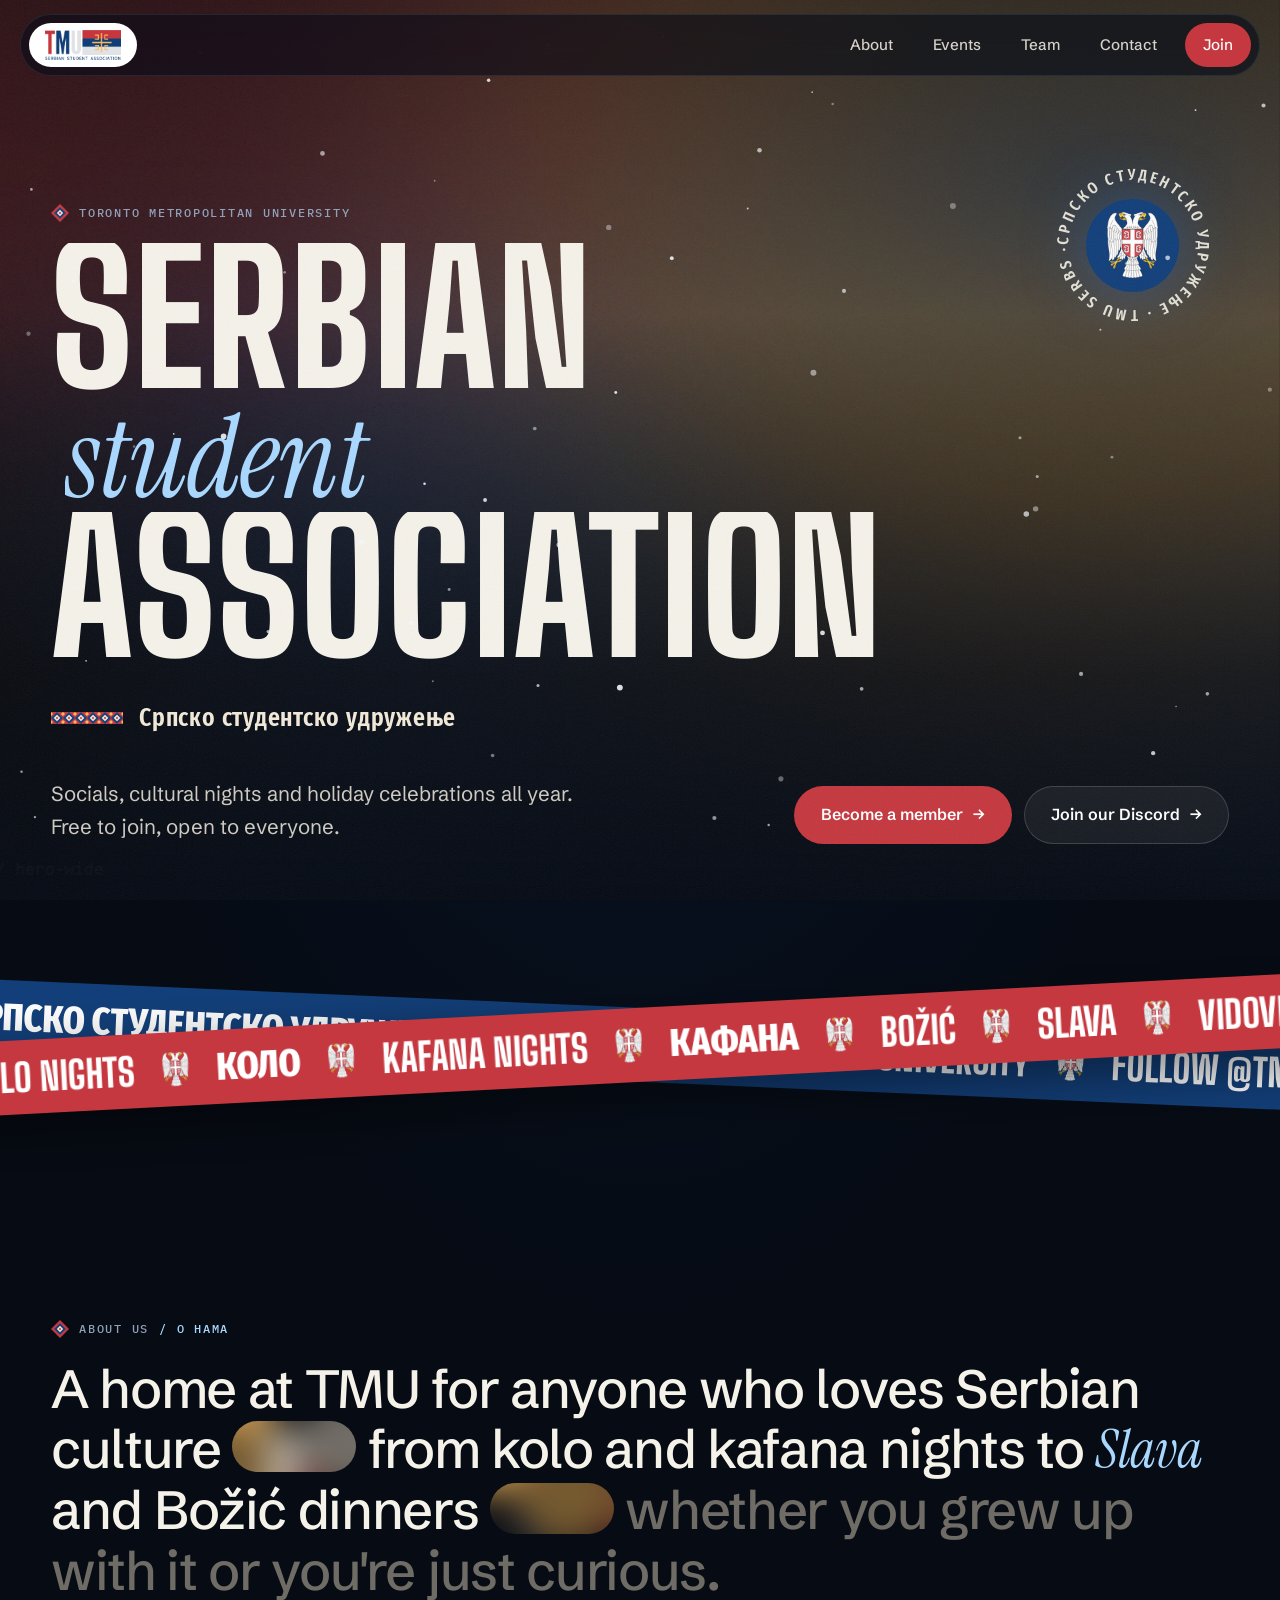
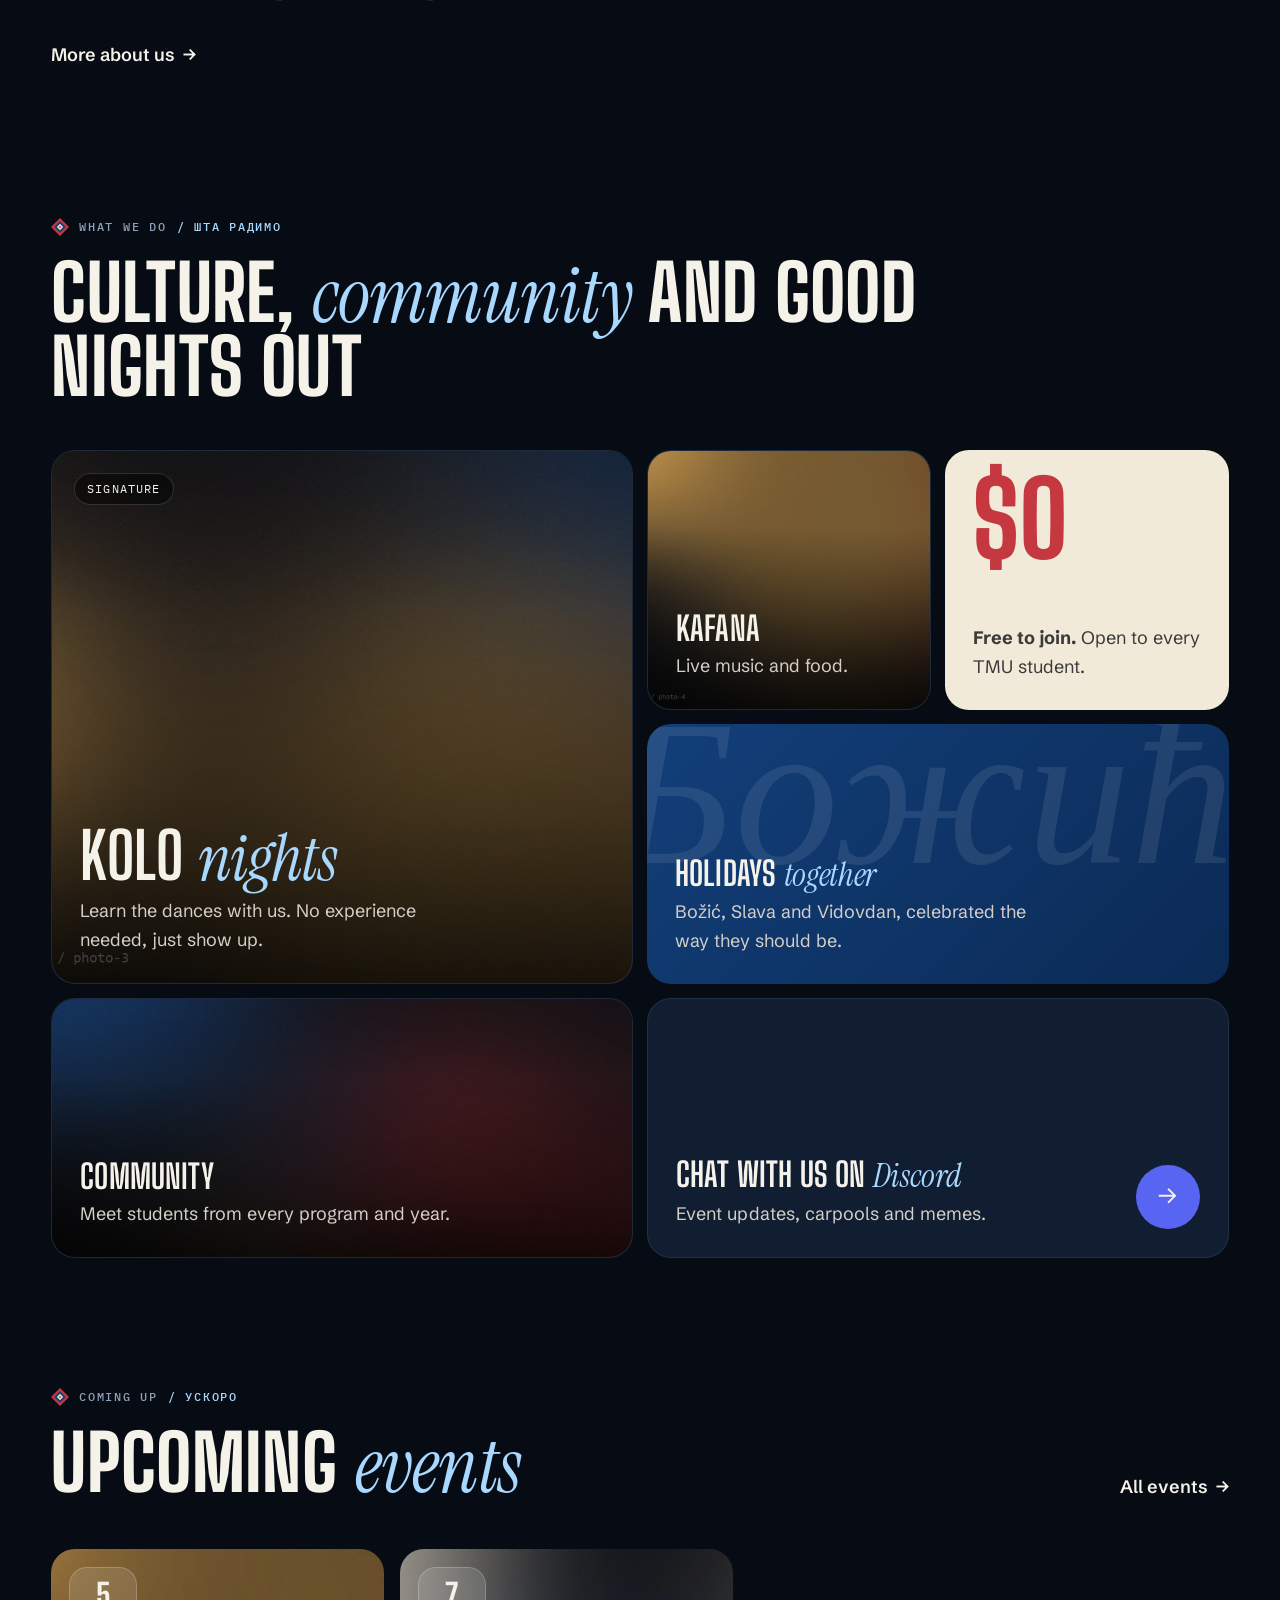
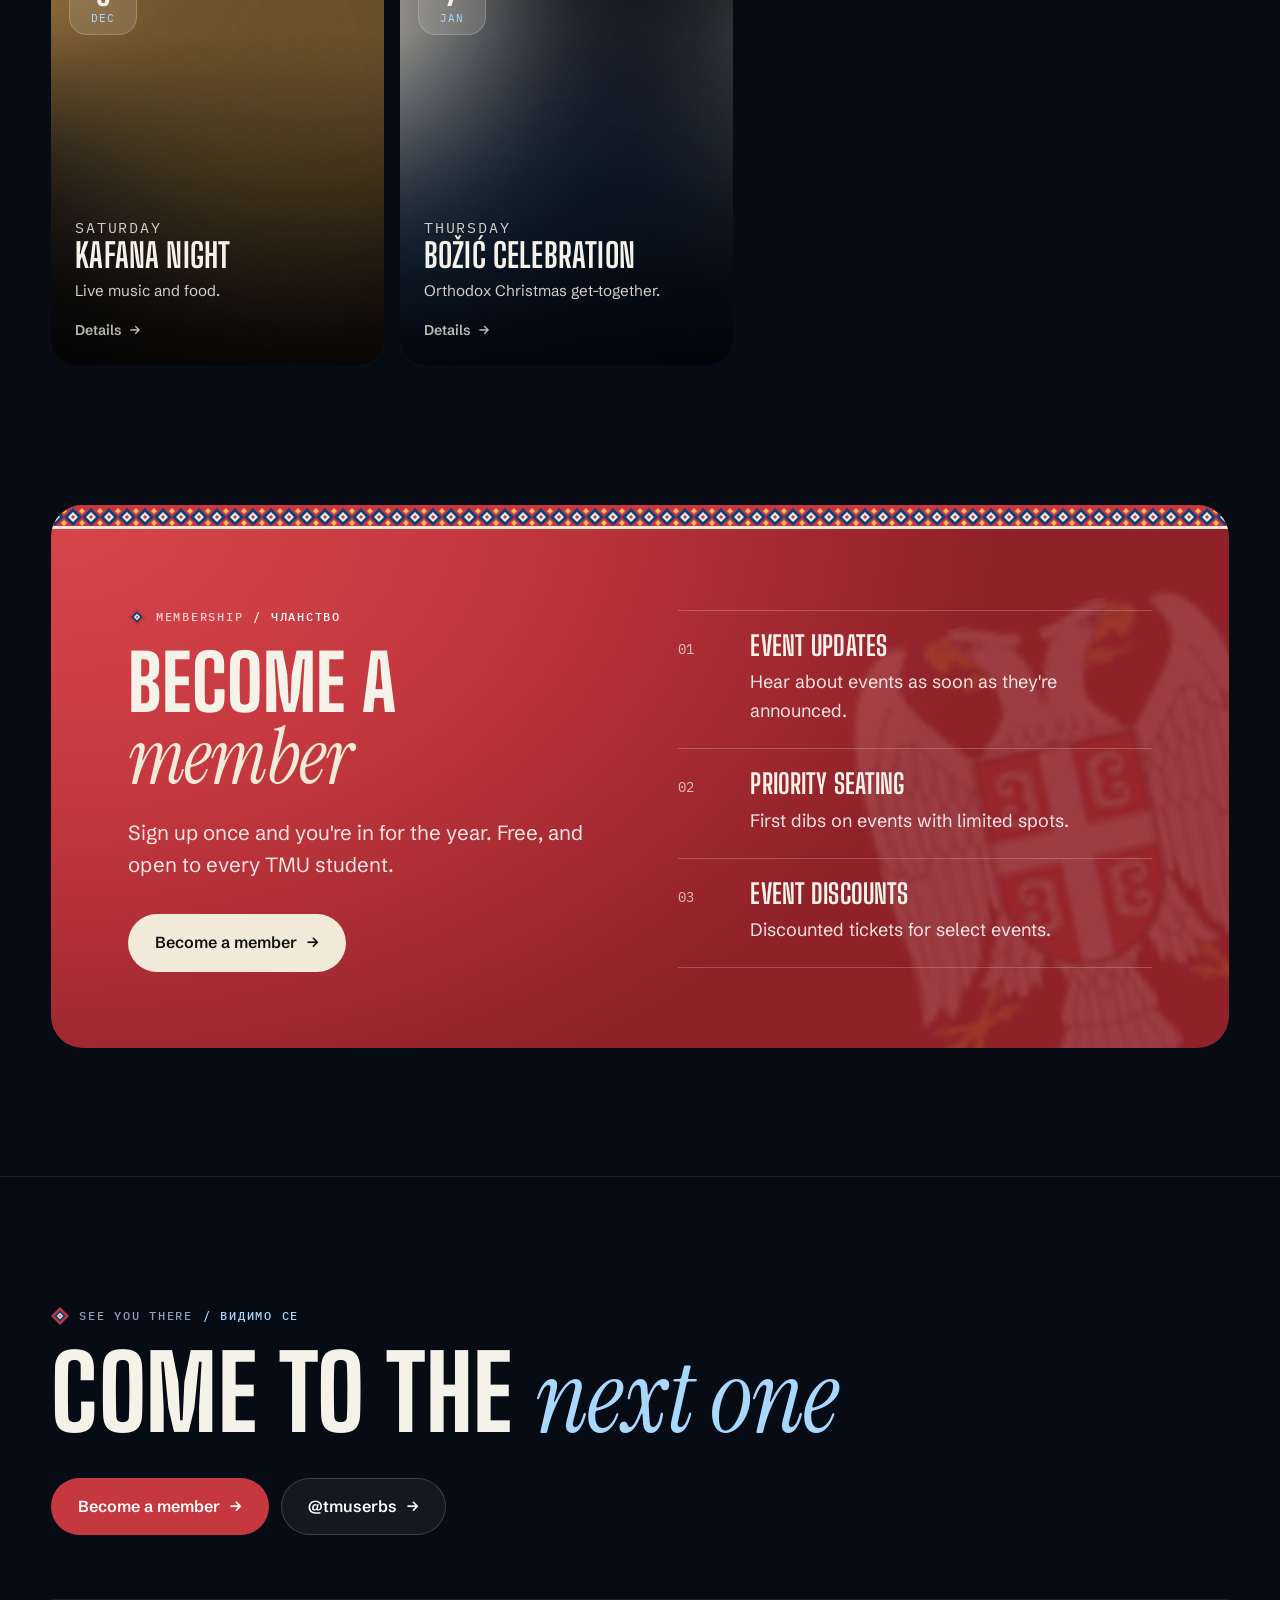
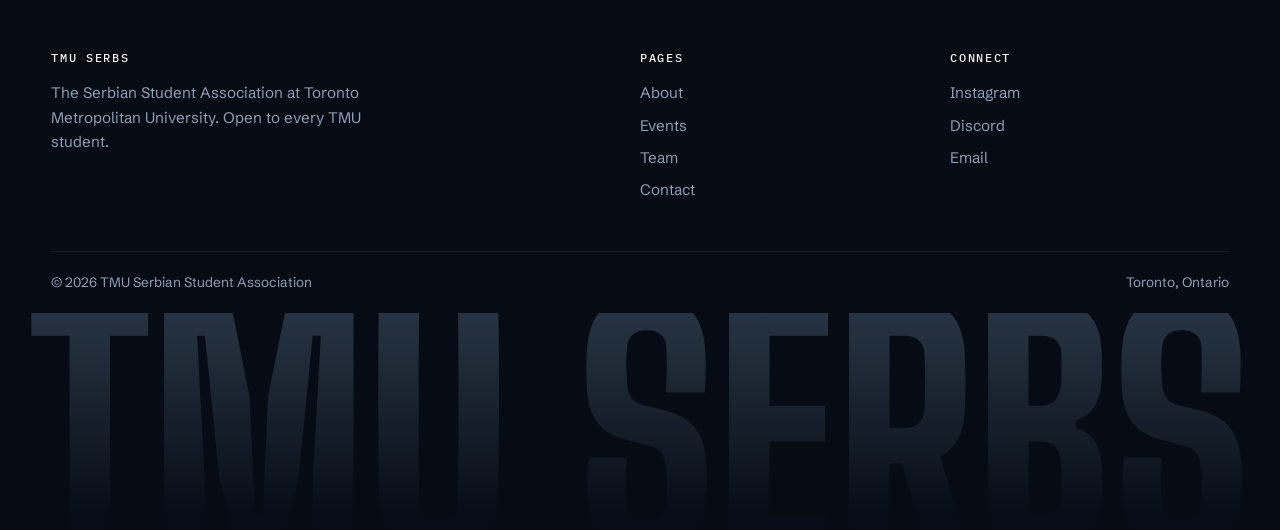
<file: index.html>
<!doctype html>
<html lang="en">
<head>
  <meta charset="utf-8">
  <meta name="viewport" content="width=device-width, initial-scale=1">
  <title>TMU Serbian Student Association</title>
  <meta name="description" content="The Serbian Student Association at Toronto Metropolitan University.">
  <link rel="icon" type="image/png" href="images/favicon.png">
  <link rel="preconnect" href="https://fonts.googleapis.com">
  <link rel="preconnect" href="https://fonts.gstatic.com" crossorigin>
  <link href="https://fonts.googleapis.com/css2?family=Big+Shoulders+Display:wght@700;800&family=Fira+Sans+Extra+Condensed:wght@600;800&family=IBM+Plex+Mono:wght@500&family=Instrument+Serif:ital@0;1&family=Schibsted+Grotesk:wght@400;500;600&display=swap" rel="stylesheet">
  <link rel="stylesheet" href="styles.css">
  <link rel="stylesheet" href="winter.css">
  <script>document.documentElement.classList.add("js");</script>
</head>
<body>

  <header class="nav">
    <a href="index.html" class="brand"><img src="images/logo.png" alt="TMU Serbian Student Association"></a>
    <button class="menu-btn" aria-expanded="false" aria-controls="nav-links">Menu</button>
    <nav class="nav-links" id="nav-links">
      <a href="about.html">About</a><a href="events.html">Events</a><a href="team.html">Team</a><a href="contact.html">Contact</a><a href="#" class="nav-cta" data-signup>Join</a>
    </nav>
  </header>

  <main>
    <section class="hero">
      <div class="hero-bg">
        <!-- Replace with a wide club photo, e.g. images/hero.jpg -->
        <img src="images/placeholder/hero-wide.jpg" alt="">
      </div>
      <div class="stamp" aria-hidden="true">
        <svg viewBox="0 0 200 200"><defs><path id="ring" d="M100,100 m-78,0 a78,78 0 1,1 156,0 a78,78 0 1,1 -156,0"/></defs><text><textPath href="#ring" textLength="486" lengthAdjust="spacing">СРПСКО СТУДЕНТСКО УДРУЖЕЊЕ · TMU SERBS · </textPath></text></svg>
        <img src="images/coat-of-arms.png" alt="">
      </div>
      <div class="wrap">
        <p class="eyebrow fade-in">Toronto Metropolitan University</p>
        <h1 class="hero-title">
          <span class="line"><span>Serbian</span></span>
          <span class="line line-em"><span><em>student</em></span></span>
          <span class="line"><span>association</span></span>
        </h1>
        <p class="hero-sub fade-in" lang="sr">Српско студентско удружење</p>
        <div class="hero-foot fade-in">
          <p class="lead">Socials, cultural nights and holiday celebrations all year. Free to join, open to everyone.</p>
          <div class="buttons">
            <a href="#" class="button" data-signup>Become a member</a>
            <a href="https://discord.gg/zFcSjgYRs" class="button ghost" target="_blank" rel="noopener">Join our Discord</a>
          </div>
        </div>
      </div>
    </section>

    <div class="bands" aria-hidden="true">
      <div class="band band-navy"><div class="band-track"><span lang="sr">Српско студентско удружење</span><i></i><span lang="en">Toronto Metropolitan University</span><i></i><span lang="en">Follow @tmuserbs</span><i></i><span lang="en">Serbian Student Association</span><i></i><span lang="sr">Српско студентско удружење</span><i></i><span lang="en">Toronto Metropolitan University</span><i></i><span lang="en">Follow @tmuserbs</span><i></i><span lang="en">Serbian Student Association</span><i></i><span lang="sr">Српско студентско удружење</span><i></i><span lang="en">Toronto Metropolitan University</span><i></i><span lang="en">Follow @tmuserbs</span><i></i><span lang="en">Serbian Student Association</span><i></i><span lang="sr">Српско студентско удружење</span><i></i><span lang="en">Toronto Metropolitan University</span><i></i><span lang="en">Follow @tmuserbs</span><i></i><span lang="en">Serbian Student Association</span><i></i></div></div>
      <div class="band band-red"><div class="band-track"><span lang="en">Kolo nights</span><i></i><span lang="sr">Коло</span><i></i><span lang="en">Kafana nights</span><i></i><span lang="sr">Кафана</span><i></i><span lang="en">Božić</span><i></i><span lang="en">Slava</span><i></i><span lang="en">Vidovdan</span><i></i><span lang="en">Open to all TMU students</span><i></i><span lang="en">Kolo nights</span><i></i><span lang="sr">Коло</span><i></i><span lang="en">Kafana nights</span><i></i><span lang="sr">Кафана</span><i></i><span lang="en">Božić</span><i></i><span lang="en">Slava</span><i></i><span lang="en">Vidovdan</span><i></i><span lang="en">Open to all TMU students</span><i></i><span lang="en">Kolo nights</span><i></i><span lang="sr">Коло</span><i></i><span lang="en">Kafana nights</span><i></i><span lang="sr">Кафана</span><i></i><span lang="en">Božić</span><i></i><span lang="en">Slava</span><i></i><span lang="en">Vidovdan</span><i></i><span lang="en">Open to all TMU students</span><i></i><span lang="en">Kolo nights</span><i></i><span lang="sr">Коло</span><i></i><span lang="en">Kafana nights</span><i></i><span lang="sr">Кафана</span><i></i><span lang="en">Božić</span><i></i><span lang="en">Slava</span><i></i><span lang="en">Vidovdan</span><i></i><span lang="en">Open to all TMU students</span><i></i></div></div>
    </div>

    <section class="section wrap">
      <p class="eyebrow" data-reveal>About us <span>/ О нама</span></p>
      <p class="big-text" data-reveal>A home at TMU for anyone who loves Serbian culture <span class="pill-img"><img src="images/placeholder/photo-2.jpg" alt=""></span> from kolo and kafana nights to <em>Slava</em> and Božić dinners <span class="pill-img"><img src="images/placeholder/photo-4.jpg" alt=""></span> <span class="dim">whether you grew up with it or you're just curious.</span></p>
      <p style="margin-top:40px" data-reveal><a href="about.html" class="link-arrow">More about us</a></p>
    </section>

    <section class="section wrap" style="padding-top:0">
      <div class="section-head">
        <div data-reveal>
          <p class="eyebrow">What we do <span>/ Шта радимо</span></p>
          <h2>Culture, <em>community</em> and good nights out</h2>
        </div>
      </div>
      <div class="bento">
        <a href="events.html" class="tile t-kolo" data-reveal>
          <img class="tile-img" src="images/placeholder/photo-3.jpg" alt="">
          <span class="shade"></span>
          <span class="tile-tag">Signature</span>
          <h3>Kolo <em>nights</em></h3>
          <p>Learn the dances with us. No experience needed, just show up.</p>
        </a>
        <a href="events.html" class="tile t-kafana" data-reveal style="--d:.08s">
          <img class="tile-img" src="images/placeholder/photo-4.jpg" alt="">
          <span class="shade"></span>
          <h3>Kafana</h3>
          <p>Live music and food.</p>
        </a>
        <div class="tile t-free" data-reveal style="--d:.16s">
          <span class="huge">$0</span>
          <p><strong>Free to join.</strong> Open to every TMU student.</p>
        </div>
        <a href="events.html" class="tile t-holiday" data-reveal>
          <span class="cyr" aria-hidden="true">Божић</span>
          <h3>Holidays <em>together</em></h3>
          <p>Božić, Slava and Vidovdan, celebrated the way they should be.</p>
        </a>
        <a href="team.html" class="tile t-comm" data-reveal>
          <img class="tile-img" src="images/placeholder/photo-6.jpg" alt="">
          <span class="shade"></span>
          <h3>Community</h3>
          <p>Meet students from every program and year.</p>
        </a>
        <a href="https://discord.gg/zFcSjgYRs" class="tile t-discord" target="_blank" rel="noopener" data-reveal style="--d:.08s">
          <div>
            <h3>Chat with us on <em>Discord</em></h3>
            <p>Event updates, carpools and memes.</p>
          </div>
          <span class="arrow" aria-hidden="true">→</span>
        </a>
      </div>
    </section>

    <section class="section" style="padding-top:0">
      <div class="wrap section-head">
        <div data-reveal>
          <p class="eyebrow">Coming up <span>/ Ускоро</span></p>
          <h2>Upcoming <em>events</em></h2>
        </div>
        <a href="events.html" class="link-arrow" data-reveal>All events</a>
      </div>
      <!-- Events come from script.js -->
      <div class="rail" id="event-rail"></div>
    </section>

    <div class="wrap section" style="padding-top:0">
      <section class="join-panel" id="membership" data-reveal>
        <div>
          <p class="eyebrow">Membership <span>/ Чланство</span></p>
          <h2>Become a <em>member</em></h2>
          <p class="lead">Sign up once and you're in for the year. Free, and open to every TMU student.</p>
          <a href="#" class="button light" data-signup>Become a member</a>
        </div>
        <ol class="perk-list">
          <li><h3>Event updates</h3><p>Hear about events as soon as they're announced.</p></li>
          <li><h3>Priority seating</h3><p>First dibs on events with limited spots.</p></li>
          <li><h3>Event discounts</h3><p>Discounted tickets for select events.</p></li>
        </ol>
      </section>
    </div>
  </main>

  <footer class="footer">
    <div class="wrap">
      <div class="footer-cta" data-reveal>
        <div>
          <p class="eyebrow">See you there <span>/ Видимо се</span></p>
          <h2>Come to the <em>next one</em></h2>
        </div>
        <div class="buttons">
          <a href="#" class="button" data-signup>Become a member</a>
          <a href="https://instagram.com/tmuserbs" class="button ghost" target="_blank" rel="noopener">@tmuserbs</a>
        </div>
      </div>
      <div class="footer-grid">
        <div>
          <h4>TMU Serbs</h4>
          <p>The Serbian Student Association at Toronto Metropolitan University. Open to every TMU student.</p>
        </div>
        <div>
          <h4>Pages</h4>
          <ul><li><a href="about.html">About</a></li><li><a href="events.html">Events</a></li><li><a href="team.html">Team</a></li><li><a href="contact.html">Contact</a></li></ul>
        </div>
        <div>
          <h4>Connect</h4>
          <ul><li><a href="https://instagram.com/tmuserbs" target="_blank" rel="noopener">Instagram</a></li><li><a href="https://discord.gg/zFcSjgYRs" target="_blank" rel="noopener">Discord</a></li><li><a href="mailto:tmuserbs@torontomu.ca">Email</a></li></ul>
        </div>
      </div>
      <div class="footer-bottom">
        <span>&copy; <span id="year"></span> TMU Serbian Student Association</span>
        <span>Toronto, Ontario</span>
      </div>
    </div>
    <div class="wordmark" aria-hidden="true">TMU SERBS</div>
  </footer>

  <script src="script.js"></script>
  <script src="snow.js"></script>
</body>
</html>
</file>
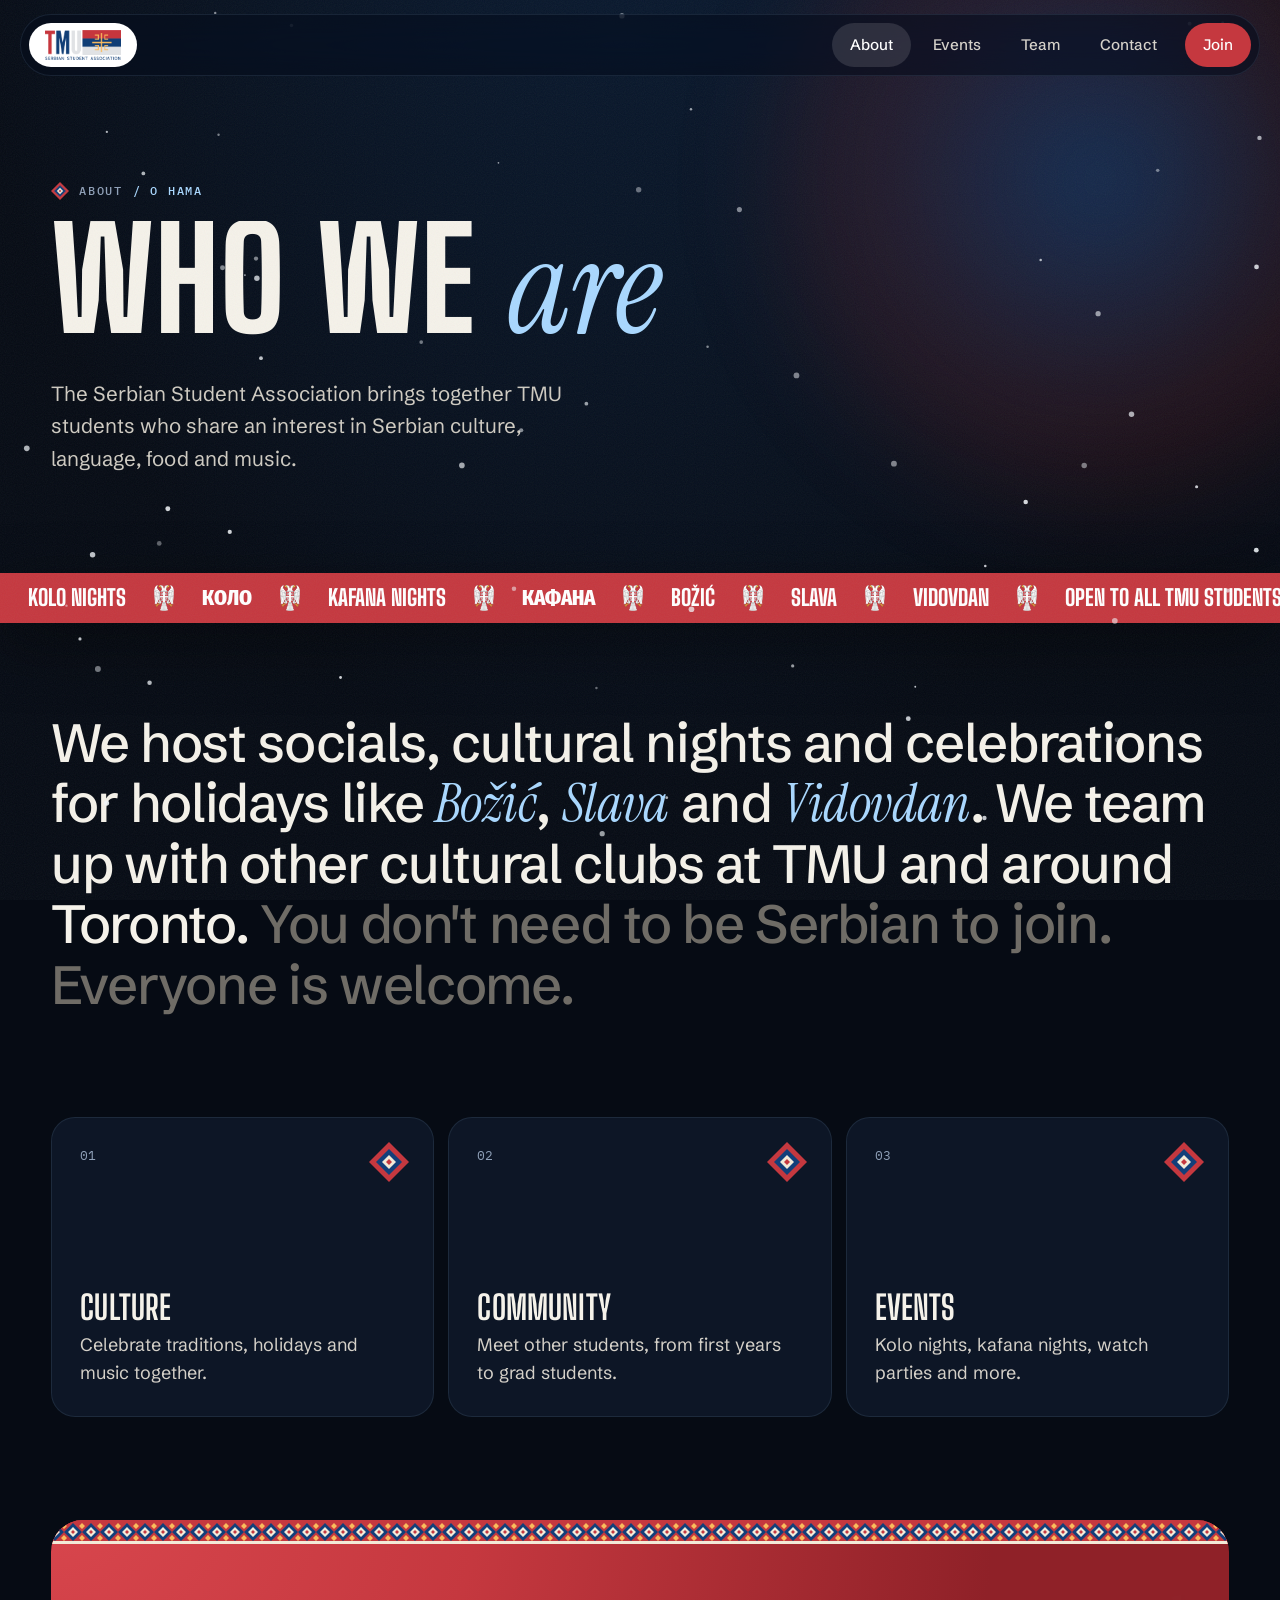
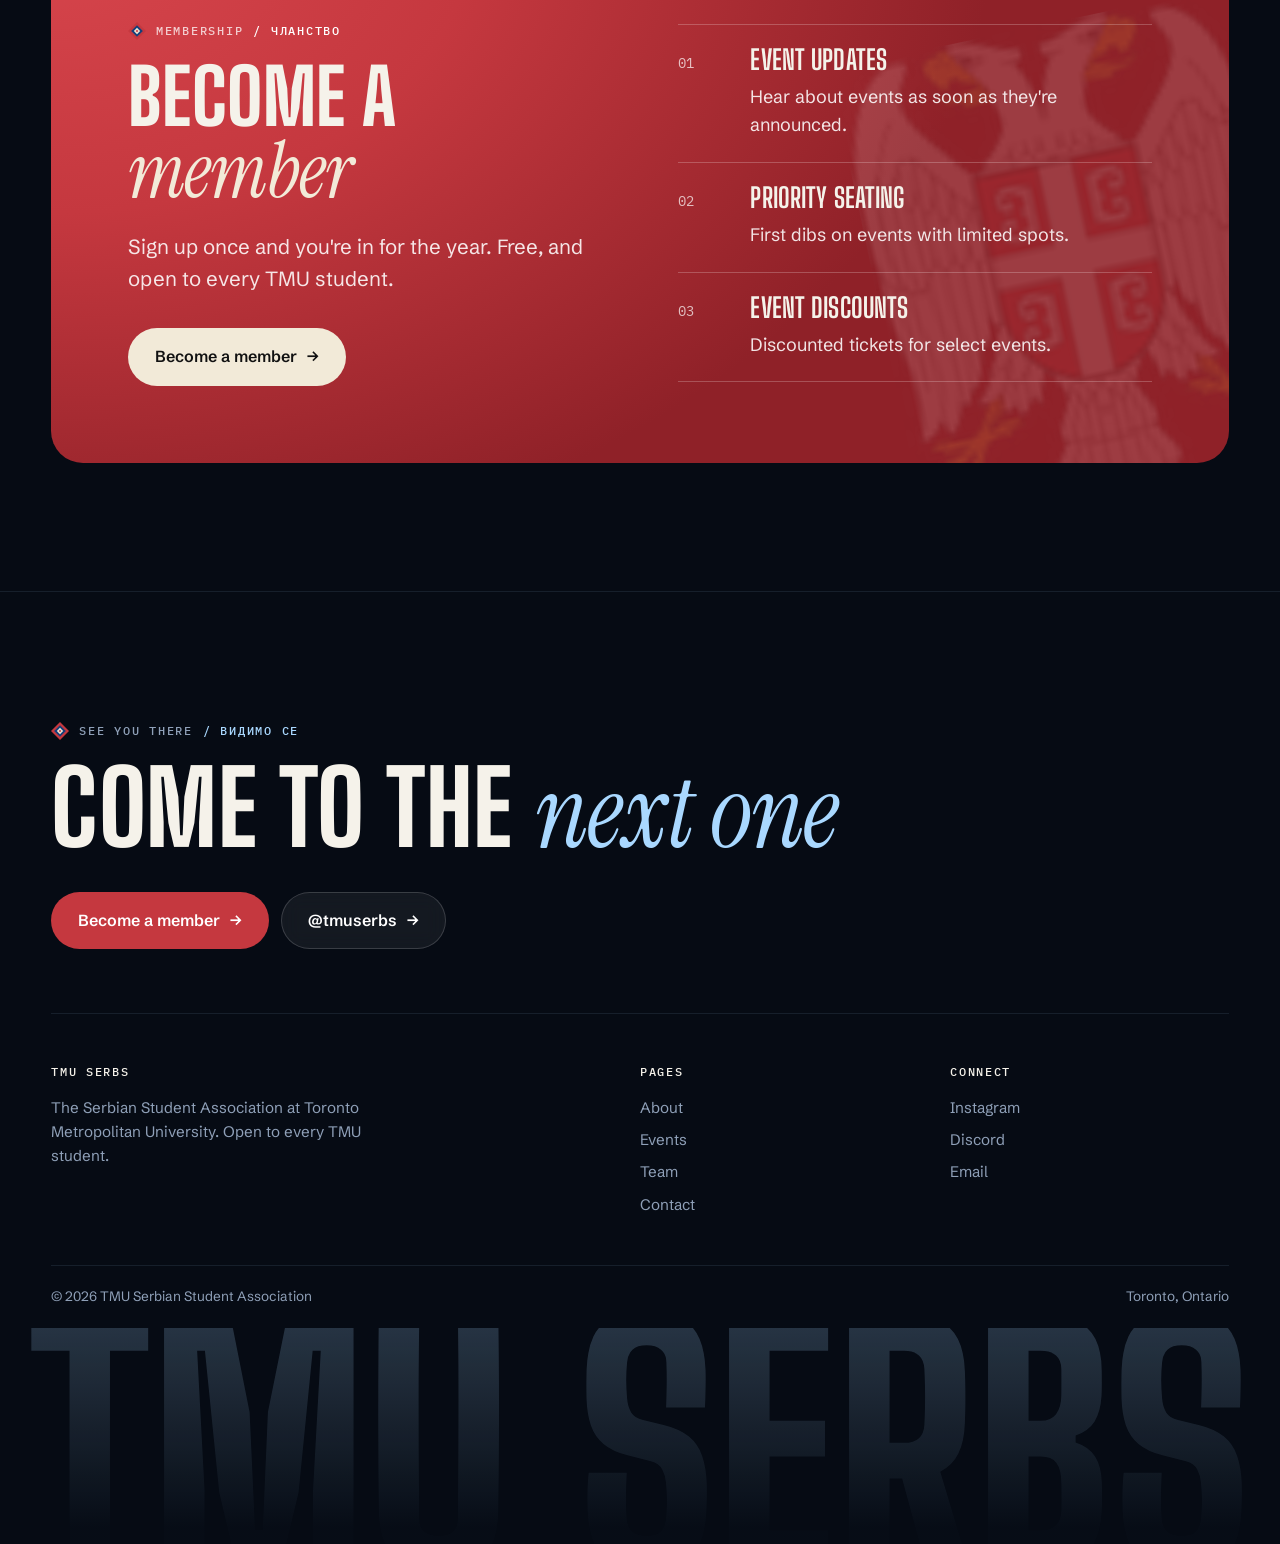
<file: about.html>
<!doctype html>
<html lang="en">
<head>
  <meta charset="utf-8">
  <meta name="viewport" content="width=device-width, initial-scale=1">
  <title>About | TMU Serbian Student Association</title>
  <meta name="description" content="The Serbian Student Association at Toronto Metropolitan University.">
  <link rel="icon" type="image/png" href="images/favicon.png">
  <link rel="preconnect" href="https://fonts.googleapis.com">
  <link rel="preconnect" href="https://fonts.gstatic.com" crossorigin>
  <link href="https://fonts.googleapis.com/css2?family=Big+Shoulders+Display:wght@700;800&family=Fira+Sans+Extra+Condensed:wght@600;800&family=IBM+Plex+Mono:wght@500&family=Instrument+Serif:ital@0;1&family=Schibsted+Grotesk:wght@400;500;600&display=swap" rel="stylesheet">
  <link rel="stylesheet" href="styles.css">
  <link rel="stylesheet" href="winter.css">
  <script>document.documentElement.classList.add("js");</script>
</head>
<body>

  <header class="nav">
    <a href="index.html" class="brand"><img src="images/logo.png" alt="TMU Serbian Student Association"></a>
    <button class="menu-btn" aria-expanded="false" aria-controls="nav-links">Menu</button>
    <nav class="nav-links" id="nav-links">
      <a href="about.html" aria-current="page">About</a><a href="events.html">Events</a><a href="team.html">Team</a><a href="contact.html">Contact</a><a href="#" class="nav-cta" data-signup>Join</a>
    </nav>
  </header>

  <main>
  <header class="page-head wrap">
    <div class="glow" aria-hidden="true"></div>
    <p class="eyebrow fade-in">About <span>/ О нама</span></p>
    <h1 class="hero-title-sm"><span class="line"><span>Who we <em>are</em></span></span></h1>
    <p class="lead fade-in">The Serbian Student Association brings together TMU students who share an interest in Serbian culture, language, food and music.</p>
  </header>

  <div class="band band-red flat" aria-hidden="true"><div class="band-track"><span lang="en">Kolo nights</span><i></i><span lang="sr">Коло</span><i></i><span lang="en">Kafana nights</span><i></i><span lang="sr">Кафана</span><i></i><span lang="en">Božić</span><i></i><span lang="en">Slava</span><i></i><span lang="en">Vidovdan</span><i></i><span lang="en">Open to all TMU students</span><i></i><span lang="sr">Српско студентско удружење</span><i></i><span lang="en">Toronto Metropolitan University</span><i></i><span lang="en">Follow @tmuserbs</span><i></i><span lang="en">Serbian Student Association</span><i></i><span lang="en">Kolo nights</span><i></i><span lang="sr">Коло</span><i></i><span lang="en">Kafana nights</span><i></i><span lang="sr">Кафана</span><i></i><span lang="en">Božić</span><i></i><span lang="en">Slava</span><i></i><span lang="en">Vidovdan</span><i></i><span lang="en">Open to all TMU students</span><i></i><span lang="sr">Српско студентско удружење</span><i></i><span lang="en">Toronto Metropolitan University</span><i></i><span lang="en">Follow @tmuserbs</span><i></i><span lang="en">Serbian Student Association</span><i></i></div></div>

    <div class="page-body">
      <div class="wrap">
        <p class="big-text" data-reveal>We host socials, cultural nights and celebrations for holidays like <em>Božić</em>, <em>Slava</em> and <em>Vidovdan</em>. We team up with other cultural clubs at TMU and around Toronto. <span class="dim">You don't need to be Serbian to join. Everyone is welcome.</span></p>

        <div class="pillars">
          <div class="tile" data-reveal><span class="num">01</span><div><h3>Culture</h3><p>Celebrate traditions, holidays and music together.</p></div></div>
          <div class="tile" data-reveal style="--d:.08s"><span class="num">02</span><div><h3>Community</h3><p>Meet other students, from first years to grad students.</p></div></div>
          <div class="tile" data-reveal style="--d:.16s"><span class="num">03</span><div><h3>Events</h3><p>Kolo nights, kafana nights, watch parties and more.</p></div></div>
        </div>

      <section class="join-panel" id="membership" data-reveal>
        <div>
          <p class="eyebrow">Membership <span>/ Чланство</span></p>
          <h2>Become a <em>member</em></h2>
          <p class="lead">Sign up once and you're in for the year. Free, and open to every TMU student.</p>
          <a href="#" class="button light" data-signup>Become a member</a>
        </div>
        <ol class="perk-list">
          <li><h3>Event updates</h3><p>Hear about events as soon as they're announced.</p></li>
          <li><h3>Priority seating</h3><p>First dibs on events with limited spots.</p></li>
          <li><h3>Event discounts</h3><p>Discounted tickets for select events.</p></li>
        </ol>
      </section>
      </div>
    </div>
  </main>

  <footer class="footer">
    <div class="wrap">
      <div class="footer-cta" data-reveal>
        <div>
          <p class="eyebrow">See you there <span>/ Видимо се</span></p>
          <h2>Come to the <em>next one</em></h2>
        </div>
        <div class="buttons">
          <a href="#" class="button" data-signup>Become a member</a>
          <a href="https://instagram.com/tmuserbs" class="button ghost" target="_blank" rel="noopener">@tmuserbs</a>
        </div>
      </div>
      <div class="footer-grid">
        <div>
          <h4>TMU Serbs</h4>
          <p>The Serbian Student Association at Toronto Metropolitan University. Open to every TMU student.</p>
        </div>
        <div>
          <h4>Pages</h4>
          <ul><li><a href="about.html">About</a></li><li><a href="events.html">Events</a></li><li><a href="team.html">Team</a></li><li><a href="contact.html">Contact</a></li></ul>
        </div>
        <div>
          <h4>Connect</h4>
          <ul><li><a href="https://instagram.com/tmuserbs" target="_blank" rel="noopener">Instagram</a></li><li><a href="https://discord.gg/zFcSjgYRs" target="_blank" rel="noopener">Discord</a></li><li><a href="mailto:tmuserbs@torontomu.ca">Email</a></li></ul>
        </div>
      </div>
      <div class="footer-bottom">
        <span>&copy; <span id="year"></span> TMU Serbian Student Association</span>
        <span>Toronto, Ontario</span>
      </div>
    </div>
    <div class="wordmark" aria-hidden="true">TMU SERBS</div>
  </footer>

  <script src="script.js"></script>
  <script src="snow.js"></script>
</body>
</html>
</file>
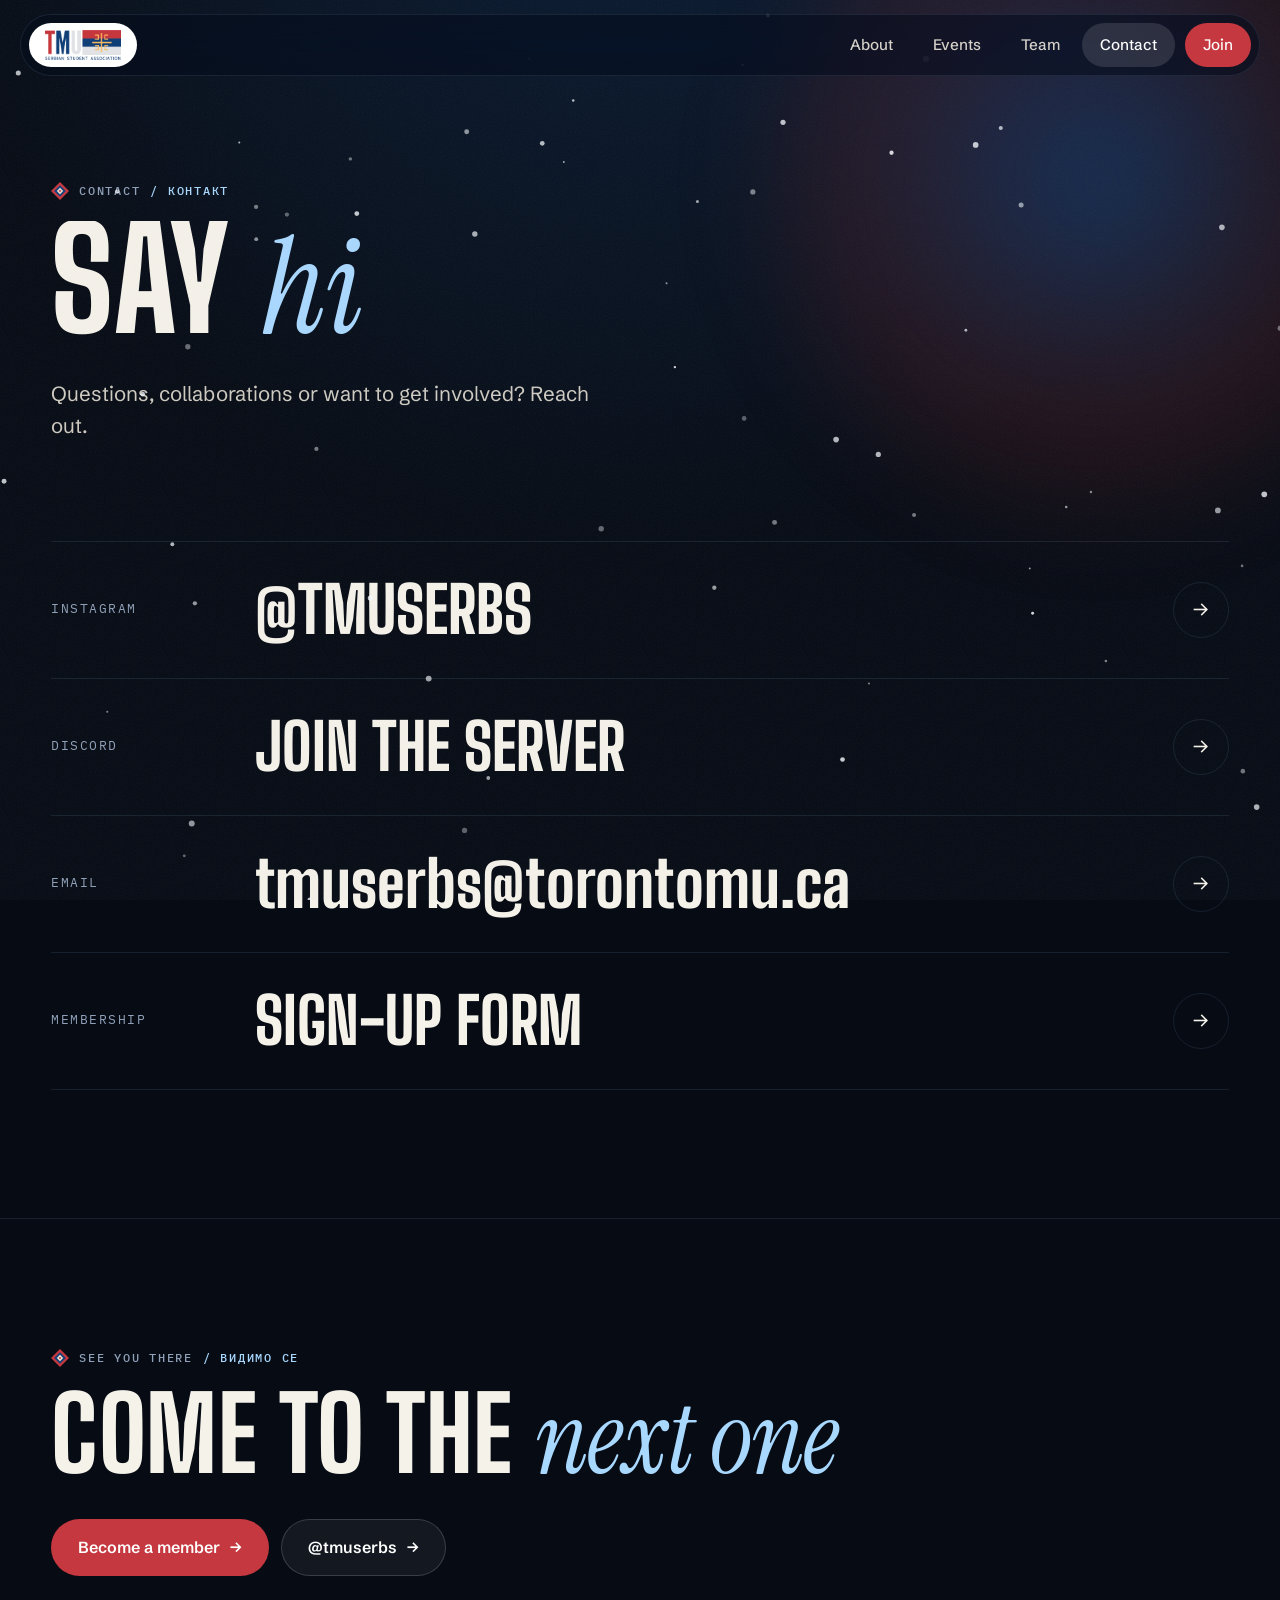
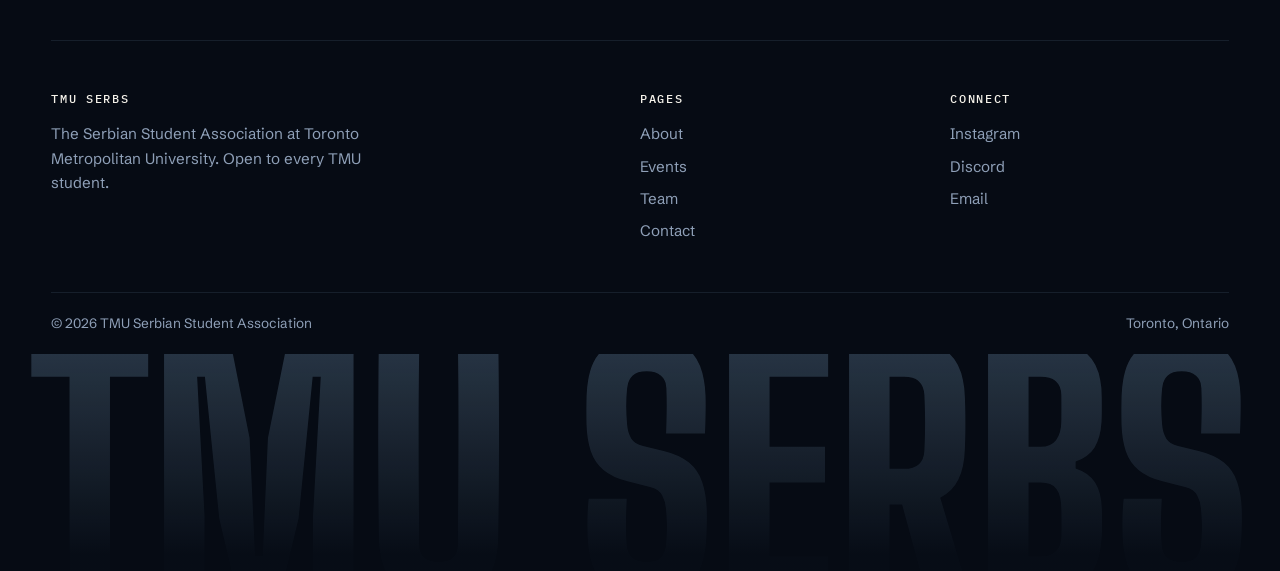
<file: contact.html>
<!doctype html>
<html lang="en">
<head>
  <meta charset="utf-8">
  <meta name="viewport" content="width=device-width, initial-scale=1">
  <title>Contact | TMU Serbian Student Association</title>
  <meta name="description" content="The Serbian Student Association at Toronto Metropolitan University.">
  <link rel="icon" type="image/png" href="images/favicon.png">
  <link rel="preconnect" href="https://fonts.googleapis.com">
  <link rel="preconnect" href="https://fonts.gstatic.com" crossorigin>
  <link href="https://fonts.googleapis.com/css2?family=Big+Shoulders+Display:wght@700;800&family=Fira+Sans+Extra+Condensed:wght@600;800&family=IBM+Plex+Mono:wght@500&family=Instrument+Serif:ital@0;1&family=Schibsted+Grotesk:wght@400;500;600&display=swap" rel="stylesheet">
  <link rel="stylesheet" href="styles.css">
  <link rel="stylesheet" href="winter.css">
  <script>document.documentElement.classList.add("js");</script>
</head>
<body>

  <header class="nav">
    <a href="index.html" class="brand"><img src="images/logo.png" alt="TMU Serbian Student Association"></a>
    <button class="menu-btn" aria-expanded="false" aria-controls="nav-links">Menu</button>
    <nav class="nav-links" id="nav-links">
      <a href="about.html">About</a><a href="events.html">Events</a><a href="team.html">Team</a><a href="contact.html" aria-current="page">Contact</a><a href="#" class="nav-cta" data-signup>Join</a>
    </nav>
  </header>

  <main>
  <header class="page-head wrap">
    <div class="glow" aria-hidden="true"></div>
    <p class="eyebrow fade-in">Contact <span>/ Контакт</span></p>
    <h1 class="hero-title-sm"><span class="line"><span>Say <em>hi</em></span></span></h1>
    <p class="lead fade-in">Questions, collaborations or want to get involved? Reach out.</p>
  </header>

    <div class="page-body" style="padding-top:0">
      <div class="wrap">
        <ul class="contact-list">
          <li data-reveal><a class="contact-row" href="https://instagram.com/tmuserbs" target="_blank" rel="noopener"><span class="label">Instagram</span><span class="value">@tmuserbs</span><span class="go" aria-hidden="true">→</span></a></li>
          <li data-reveal><a class="contact-row" href="https://discord.gg/zFcSjgYRs" target="_blank" rel="noopener"><span class="label">Discord</span><span class="value">Join the server</span><span class="go" aria-hidden="true">→</span></a></li>
          <li data-reveal><a class="contact-row" href="mailto:tmuserbs@torontomu.ca"><span class="label">Email</span><span class="value lower">tmuserbs@torontomu.ca</span><span class="go" aria-hidden="true">→</span></a></li>
          <li data-reveal><a class="contact-row" href="#" data-signup><span class="label">Membership</span><span class="value">Sign-up form</span><span class="go" aria-hidden="true">→</span></a></li>
        </ul>
      </div>
    </div>
  </main>

  <footer class="footer">
    <div class="wrap">
      <div class="footer-cta" data-reveal>
        <div>
          <p class="eyebrow">See you there <span>/ Видимо се</span></p>
          <h2>Come to the <em>next one</em></h2>
        </div>
        <div class="buttons">
          <a href="#" class="button" data-signup>Become a member</a>
          <a href="https://instagram.com/tmuserbs" class="button ghost" target="_blank" rel="noopener">@tmuserbs</a>
        </div>
      </div>
      <div class="footer-grid">
        <div>
          <h4>TMU Serbs</h4>
          <p>The Serbian Student Association at Toronto Metropolitan University. Open to every TMU student.</p>
        </div>
        <div>
          <h4>Pages</h4>
          <ul><li><a href="about.html">About</a></li><li><a href="events.html">Events</a></li><li><a href="team.html">Team</a></li><li><a href="contact.html">Contact</a></li></ul>
        </div>
        <div>
          <h4>Connect</h4>
          <ul><li><a href="https://instagram.com/tmuserbs" target="_blank" rel="noopener">Instagram</a></li><li><a href="https://discord.gg/zFcSjgYRs" target="_blank" rel="noopener">Discord</a></li><li><a href="mailto:tmuserbs@torontomu.ca">Email</a></li></ul>
        </div>
      </div>
      <div class="footer-bottom">
        <span>&copy; <span id="year"></span> TMU Serbian Student Association</span>
        <span>Toronto, Ontario</span>
      </div>
    </div>
    <div class="wordmark" aria-hidden="true">TMU SERBS</div>
  </footer>

  <script src="script.js"></script>
  <script src="snow.js"></script>
</body>
</html>
</file>
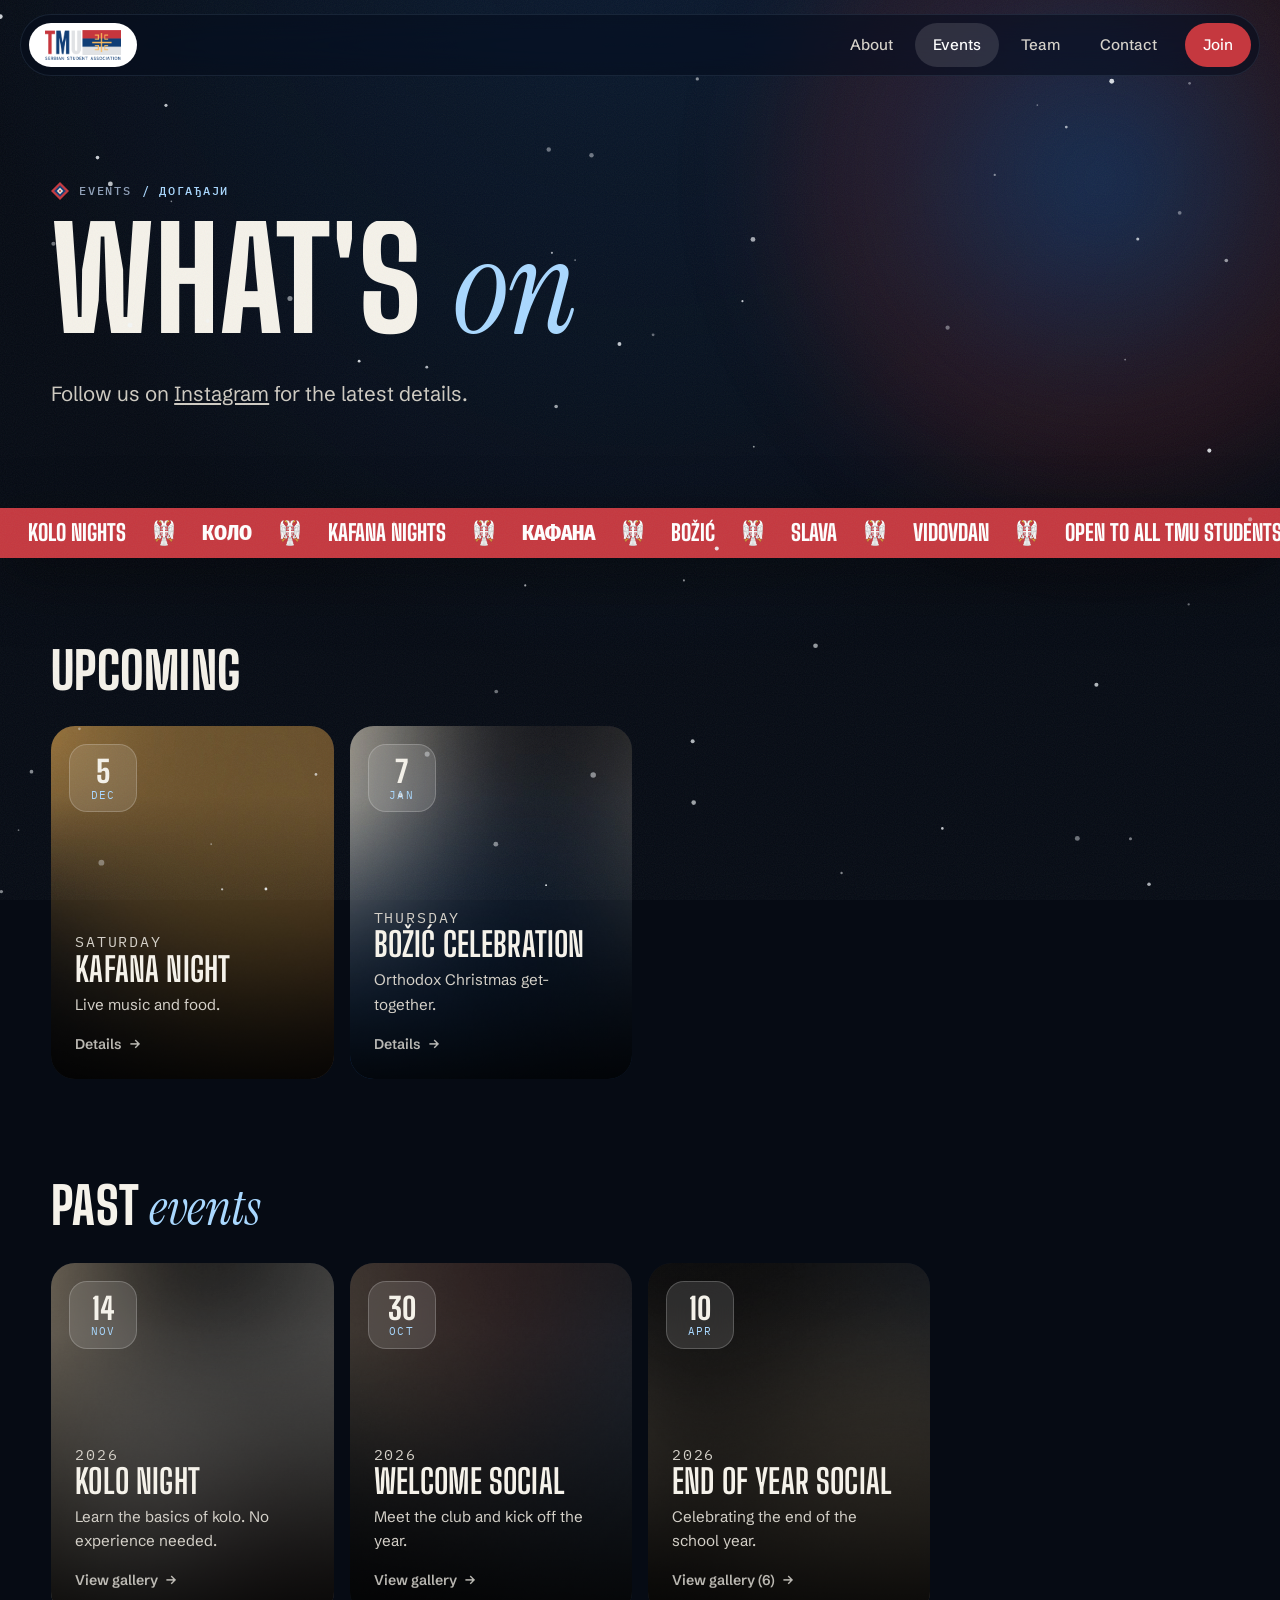
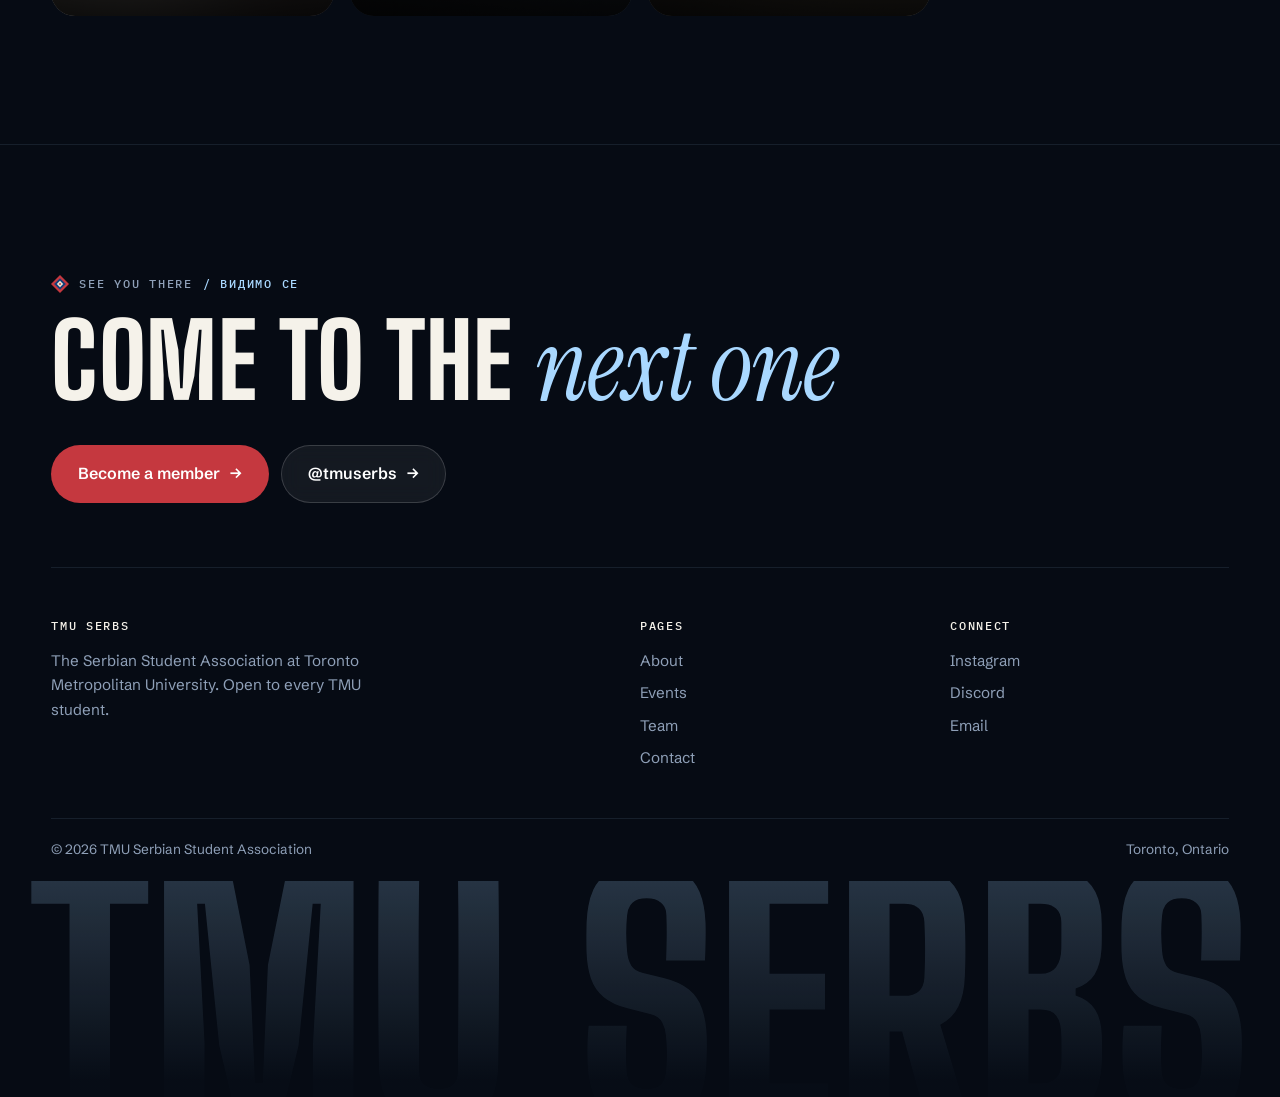
<file: events.html>
<!doctype html>
<html lang="en">
<head>
  <meta charset="utf-8">
  <meta name="viewport" content="width=device-width, initial-scale=1">
  <title>Events | TMU Serbian Student Association</title>
  <meta name="description" content="The Serbian Student Association at Toronto Metropolitan University.">
  <link rel="icon" type="image/png" href="images/favicon.png">
  <link rel="preconnect" href="https://fonts.googleapis.com">
  <link rel="preconnect" href="https://fonts.gstatic.com" crossorigin>
  <link href="https://fonts.googleapis.com/css2?family=Big+Shoulders+Display:wght@700;800&family=Fira+Sans+Extra+Condensed:wght@600;800&family=IBM+Plex+Mono:wght@500&family=Instrument+Serif:ital@0;1&family=Schibsted+Grotesk:wght@400;500;600&display=swap" rel="stylesheet">
  <link rel="stylesheet" href="styles.css">
  <link rel="stylesheet" href="winter.css">
  <script>document.documentElement.classList.add("js");</script>
</head>
<body>

  <header class="nav">
    <a href="index.html" class="brand"><img src="images/logo.png" alt="TMU Serbian Student Association"></a>
    <button class="menu-btn" aria-expanded="false" aria-controls="nav-links">Menu</button>
    <nav class="nav-links" id="nav-links">
      <a href="about.html">About</a><a href="events.html" aria-current="page">Events</a><a href="team.html">Team</a><a href="contact.html">Contact</a><a href="#" class="nav-cta" data-signup>Join</a>
    </nav>
  </header>

  <main>
  <header class="page-head wrap">
    <div class="glow" aria-hidden="true"></div>
    <p class="eyebrow fade-in">Events <span>/ Догађаји</span></p>
    <h1 class="hero-title-sm"><span class="line"><span>What's <em>on</em></span></span></h1>
    <p class="lead fade-in">Follow us on <a href="https://instagram.com/tmuserbs" target="_blank" rel="noopener">Instagram</a> for the latest details.</p>
  </header>

  <div class="band band-red flat" aria-hidden="true"><div class="band-track"><span lang="en">Kolo nights</span><i></i><span lang="sr">Коло</span><i></i><span lang="en">Kafana nights</span><i></i><span lang="sr">Кафана</span><i></i><span lang="en">Božić</span><i></i><span lang="en">Slava</span><i></i><span lang="en">Vidovdan</span><i></i><span lang="en">Open to all TMU students</span><i></i><span lang="sr">Српско студентско удружење</span><i></i><span lang="en">Toronto Metropolitan University</span><i></i><span lang="en">Follow @tmuserbs</span><i></i><span lang="en">Serbian Student Association</span><i></i><span lang="en">Kolo nights</span><i></i><span lang="sr">Коло</span><i></i><span lang="en">Kafana nights</span><i></i><span lang="sr">Кафана</span><i></i><span lang="en">Božić</span><i></i><span lang="en">Slava</span><i></i><span lang="en">Vidovdan</span><i></i><span lang="en">Open to all TMU students</span><i></i><span lang="sr">Српско студентско удружење</span><i></i><span lang="en">Toronto Metropolitan University</span><i></i><span lang="en">Follow @tmuserbs</span><i></i><span lang="en">Serbian Student Association</span><i></i></div></div>

    <div class="page-body">
      <div class="wrap">
        <!-- Edit events in script.js -->
        <section>
          <h2 class="subhead" data-reveal>Upcoming</h2>
          <div id="upcoming" class="ecard-grid"></div>
        </section>
        <section id="past-section" hidden>
          <h2 class="subhead" data-reveal>Past <em>events</em></h2>
          <div id="past" class="ecard-grid"></div>
        </section>
      </div>
    </div>
  </main>

  <footer class="footer">
    <div class="wrap">
      <div class="footer-cta" data-reveal>
        <div>
          <p class="eyebrow">See you there <span>/ Видимо се</span></p>
          <h2>Come to the <em>next one</em></h2>
        </div>
        <div class="buttons">
          <a href="#" class="button" data-signup>Become a member</a>
          <a href="https://instagram.com/tmuserbs" class="button ghost" target="_blank" rel="noopener">@tmuserbs</a>
        </div>
      </div>
      <div class="footer-grid">
        <div>
          <h4>TMU Serbs</h4>
          <p>The Serbian Student Association at Toronto Metropolitan University. Open to every TMU student.</p>
        </div>
        <div>
          <h4>Pages</h4>
          <ul><li><a href="about.html">About</a></li><li><a href="events.html">Events</a></li><li><a href="team.html">Team</a></li><li><a href="contact.html">Contact</a></li></ul>
        </div>
        <div>
          <h4>Connect</h4>
          <ul><li><a href="https://instagram.com/tmuserbs" target="_blank" rel="noopener">Instagram</a></li><li><a href="https://discord.gg/zFcSjgYRs" target="_blank" rel="noopener">Discord</a></li><li><a href="mailto:tmuserbs@torontomu.ca">Email</a></li></ul>
        </div>
      </div>
      <div class="footer-bottom">
        <span>&copy; <span id="year"></span> TMU Serbian Student Association</span>
        <span>Toronto, Ontario</span>
      </div>
    </div>
    <div class="wordmark" aria-hidden="true">TMU SERBS</div>
  </footer>

  <script src="script.js"></script>
  <script src="snow.js"></script>
</body>
</html>
</file>
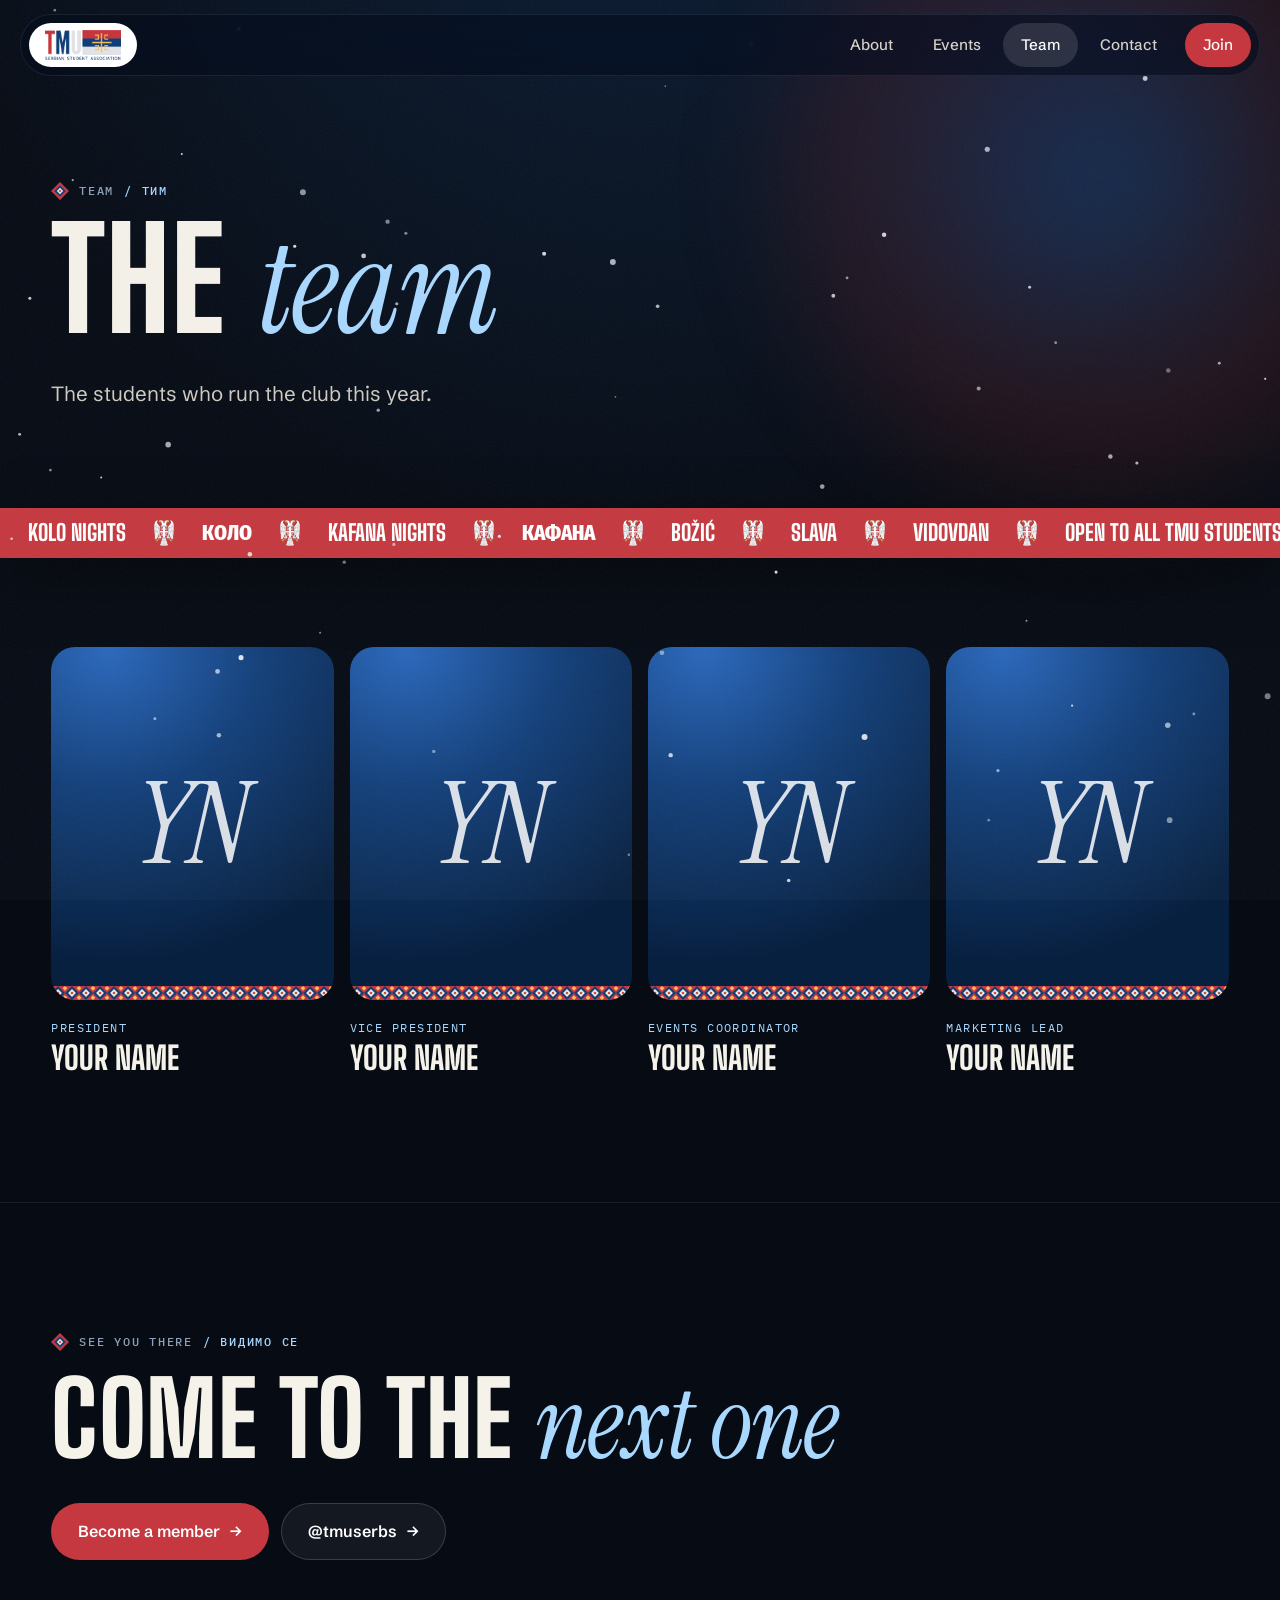
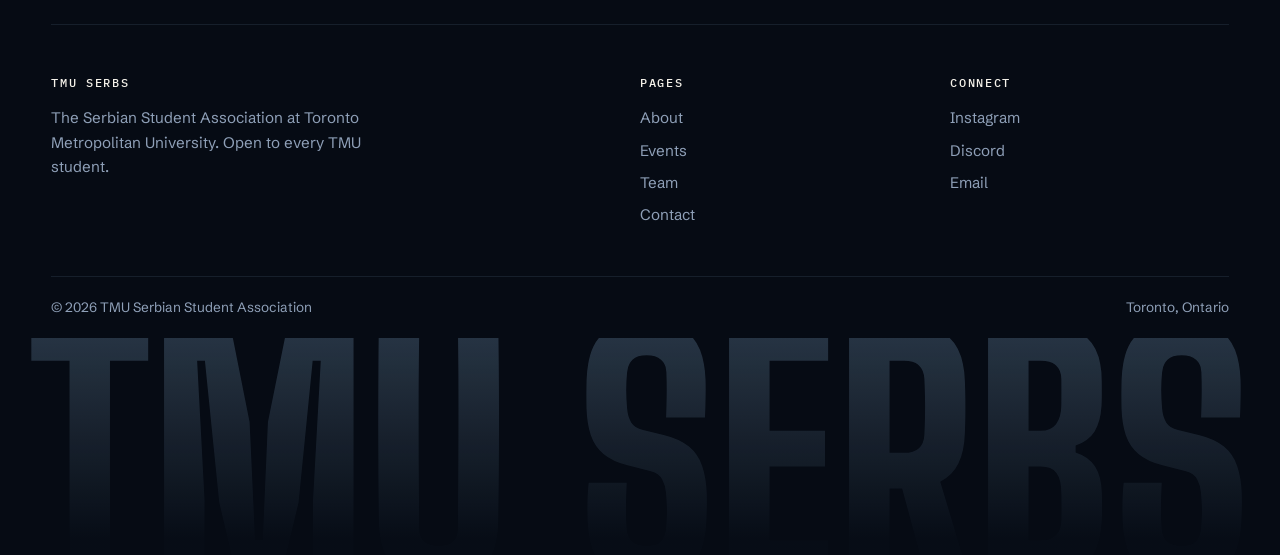
<file: team.html>
<!doctype html>
<html lang="en">
<head>
  <meta charset="utf-8">
  <meta name="viewport" content="width=device-width, initial-scale=1">
  <title>Team | TMU Serbian Student Association</title>
  <meta name="description" content="The Serbian Student Association at Toronto Metropolitan University.">
  <link rel="icon" type="image/png" href="images/favicon.png">
  <link rel="preconnect" href="https://fonts.googleapis.com">
  <link rel="preconnect" href="https://fonts.gstatic.com" crossorigin>
  <link href="https://fonts.googleapis.com/css2?family=Big+Shoulders+Display:wght@700;800&family=Fira+Sans+Extra+Condensed:wght@600;800&family=IBM+Plex+Mono:wght@500&family=Instrument+Serif:ital@0;1&family=Schibsted+Grotesk:wght@400;500;600&display=swap" rel="stylesheet">
  <link rel="stylesheet" href="styles.css">
  <link rel="stylesheet" href="winter.css">
  <script>document.documentElement.classList.add("js");</script>
</head>
<body>

  <header class="nav">
    <a href="index.html" class="brand"><img src="images/logo.png" alt="TMU Serbian Student Association"></a>
    <button class="menu-btn" aria-expanded="false" aria-controls="nav-links">Menu</button>
    <nav class="nav-links" id="nav-links">
      <a href="about.html">About</a><a href="events.html">Events</a><a href="team.html" aria-current="page">Team</a><a href="contact.html">Contact</a><a href="#" class="nav-cta" data-signup>Join</a>
    </nav>
  </header>

  <main>
  <header class="page-head wrap">
    <div class="glow" aria-hidden="true"></div>
    <p class="eyebrow fade-in">Team <span>/ Тим</span></p>
    <h1 class="hero-title-sm"><span class="line"><span>The <em>team</em></span></span></h1>
    <p class="lead fade-in">The students who run the club this year.</p>
  </header>

  <div class="band band-red flat" aria-hidden="true"><div class="band-track"><span lang="en">Kolo nights</span><i></i><span lang="sr">Коло</span><i></i><span lang="en">Kafana nights</span><i></i><span lang="sr">Кафана</span><i></i><span lang="en">Božić</span><i></i><span lang="en">Slava</span><i></i><span lang="en">Vidovdan</span><i></i><span lang="en">Open to all TMU students</span><i></i><span lang="sr">Српско студентско удружење</span><i></i><span lang="en">Toronto Metropolitan University</span><i></i><span lang="en">Follow @tmuserbs</span><i></i><span lang="en">Serbian Student Association</span><i></i><span lang="en">Kolo nights</span><i></i><span lang="sr">Коло</span><i></i><span lang="en">Kafana nights</span><i></i><span lang="sr">Кафана</span><i></i><span lang="en">Božić</span><i></i><span lang="en">Slava</span><i></i><span lang="en">Vidovdan</span><i></i><span lang="en">Open to all TMU students</span><i></i><span lang="sr">Српско студентско удружење</span><i></i><span lang="en">Toronto Metropolitan University</span><i></i><span lang="en">Follow @tmuserbs</span><i></i><span lang="en">Serbian Student Association</span><i></i></div></div>

    <div class="page-body">
      <div class="wrap">
        <!-- Edit team members in script.js -->
        <ul id="team" class="team"></ul>
      </div>
    </div>
  </main>

  <footer class="footer">
    <div class="wrap">
      <div class="footer-cta" data-reveal>
        <div>
          <p class="eyebrow">See you there <span>/ Видимо се</span></p>
          <h2>Come to the <em>next one</em></h2>
        </div>
        <div class="buttons">
          <a href="#" class="button" data-signup>Become a member</a>
          <a href="https://instagram.com/tmuserbs" class="button ghost" target="_blank" rel="noopener">@tmuserbs</a>
        </div>
      </div>
      <div class="footer-grid">
        <div>
          <h4>TMU Serbs</h4>
          <p>The Serbian Student Association at Toronto Metropolitan University. Open to every TMU student.</p>
        </div>
        <div>
          <h4>Pages</h4>
          <ul><li><a href="about.html">About</a></li><li><a href="events.html">Events</a></li><li><a href="team.html">Team</a></li><li><a href="contact.html">Contact</a></li></ul>
        </div>
        <div>
          <h4>Connect</h4>
          <ul><li><a href="https://instagram.com/tmuserbs" target="_blank" rel="noopener">Instagram</a></li><li><a href="https://discord.gg/zFcSjgYRs" target="_blank" rel="noopener">Discord</a></li><li><a href="mailto:tmuserbs@torontomu.ca">Email</a></li></ul>
        </div>
      </div>
      <div class="footer-bottom">
        <span>&copy; <span id="year"></span> TMU Serbian Student Association</span>
        <span>Toronto, Ontario</span>
      </div>
    </div>
    <div class="wordmark" aria-hidden="true">TMU SERBS</div>
  </footer>

  <script src="script.js"></script>
  <script src="snow.js"></script>
</body>
</html>
</file>
<file: styles.css>
/* =========================================================
   TMU Serbian Student Association
   Colours come from the club logo.
   ========================================================= */
:root {
  --bg: #08080b;
  --panel: #121217;
  --panel-2: #1a1a21;
  --line: rgba(255, 255, 255, 0.09);
  --text: #f5f2ea;
  --muted: #a19e96;
  --red: #c5383f;
  --red-light: #e2505a;
  --navy: #123f7a;
  --navy-light: #2a68bd;
  --grey: #e1e3e6;
  --gold: #f9bb5c;
  --cream: #f2ead8;
  --radius: 24px;
  --ease: cubic-bezier(0.2, 0.7, 0.2, 1);
  --display: "Big Shoulders Display", "Fira Sans Extra Condensed", sans-serif;
  --serif: "Instrument Serif", Georgia, serif;
  --kilim: url("data:image/svg+xml,%3Csvg xmlns='http://www.w3.org/2000/svg' width='36' height='18' viewBox='0 0 36 18'%3E%3Crect width='36' height='18' fill='%23c5383f'/%3E%3Cpath d='M0 9 9 0 18 9 9 18Z M18 9 27 0 36 9 27 18Z' fill='%23123f7a'/%3E%3Cpath d='M9 4 14 9 9 14 4 9Z M27 4 32 9 27 14 22 9Z' fill='%23f2ead8'/%3E%3Cpath d='M9 7 11 9 9 11 7 9Z M27 7 29 9 27 11 25 9Z' fill='%23c5383f'/%3E%3Cpath d='M18 0 21 3 18 6 15 3Z M18 12 21 15 18 18 15 15Z M0 0 3 3 0 6Z M0 12 3 15 0 18Z M36 0 36 6 33 3Z M36 12 36 18 33 15Z' fill='%23f9bb5c'/%3E%3C/svg%3E");
  --diamond: url("data:image/svg+xml,%3Csvg xmlns='http://www.w3.org/2000/svg' viewBox='0 0 40 40'%3E%3Cpath d='M20 0 40 20 20 40 0 20Z' fill='%23c5383f'/%3E%3Cpath d='M20 7 33 20 20 33 7 20Z' fill='%23123f7a'/%3E%3Cpath d='M20 13 27 20 20 27 13 20Z' fill='%23f2ead8'/%3E%3Cpath d='M20 17 23 20 20 23 17 20Z' fill='%23c5383f'/%3E%3C/svg%3E");
}

* { box-sizing: border-box; }
html { background: var(--bg); overflow-x: clip; scroll-behavior: smooth; }
body {
  margin: 0;
  min-height: 100vh;
  background: var(--bg);
  color: var(--text);
  font-family: "Schibsted Grotesk", system-ui, sans-serif;
  font-size: 18px;
  line-height: 1.6;
  -webkit-font-smoothing: antialiased;
}
@supports not (overflow: clip) { body { overflow-x: hidden; } }
img { max-width: 100%; }
a { color: inherit; }
::selection { background: var(--red); color: #fff; }

/* Film grain over everything */
body::after {
  content: "";
  position: fixed;
  inset: 0;
  pointer-events: none;
  z-index: 90;
  opacity: 0.06;
  background: url("data:image/svg+xml,%3Csvg xmlns='http://www.w3.org/2000/svg' width='160' height='160'%3E%3Cfilter id='n'%3E%3CfeTurbulence type='fractalNoise' baseFrequency='0.9' numOctaves='2' stitchTiles='stitch'/%3E%3C/filter%3E%3Crect width='100%25' height='100%25' filter='url(%23n)'/%3E%3C/svg%3E");
}

.wrap { width: 100%; max-width: 1320px; margin: 0 auto; padding: 0 clamp(20px, 4vw, 56px); }

/* ---------- Type ---------- */
h1, h2, h3 { margin: 0; font-family: var(--display); font-weight: 800; text-transform: uppercase; line-height: 0.92; letter-spacing: 0.005em; }
h1 em, h2 em, h3 em, .big-text em {
  font-family: var(--serif);
  font-style: italic;
  font-weight: 400;
  text-transform: none;
  letter-spacing: -0.01em;
  color: var(--gold);
}
h2 { font-size: clamp(2.6rem, 6vw, 5.2rem); }
h3 { font-size: 1.7rem; font-weight: 700; }
p { margin: 0 0 1em; }

.eyebrow {
  display: inline-flex;
  align-items: center;
  gap: 10px;
  margin: 0 0 20px;
  font-family: "IBM Plex Mono", monospace;
  font-size: 0.78rem;
  font-weight: 500;
  letter-spacing: 0.14em;
  text-transform: uppercase;
  color: var(--muted);
}
.eyebrow::before { content: ""; width: 18px; height: 18px; background: var(--diamond) center / contain no-repeat; flex: none; }
.eyebrow span { color: var(--gold); }

.lead { font-size: clamp(1.1rem, 1.6vw, 1.3rem); color: #cfcbc2; max-width: 560px; }
.muted { color: var(--muted); }

/* ---------- Buttons ---------- */
.buttons { display: flex; flex-wrap: wrap; gap: 12px; }
.button {
  display: inline-flex;
  align-items: center;
  gap: 10px;
  padding: 15px 26px;
  border-radius: 999px;
  background: var(--red);
  color: #fff;
  font-weight: 600;
  font-size: 1rem;
  text-decoration: none;
  border: 1px solid transparent;
  transition: transform 0.4s var(--ease), background 0.3s, color 0.3s, border-color 0.3s;
}
.button::after { content: "→"; transition: transform 0.4s var(--ease); }
.button:hover { transform: translateY(-2px); background: var(--red-light); }
.button:hover::after { transform: translateX(4px); }
.button.ghost { background: rgba(255, 255, 255, 0.06); border-color: rgba(255, 255, 255, 0.16); backdrop-filter: blur(10px); -webkit-backdrop-filter: blur(10px); }
.button.ghost:hover { background: rgba(255, 255, 255, 0.14); }
.button.light { background: var(--cream); color: #111; }
.button.light:hover { background: #fff; }

.link-arrow { display: inline-flex; gap: 8px; align-items: center; font-weight: 600; text-decoration: none; color: var(--text); }
.link-arrow::after { content: "→"; transition: transform 0.4s var(--ease); }
.link-arrow:hover::after { transform: translateX(5px); }

/* ---------- Floating nav ---------- */
.nav {
  position: fixed;
  top: 14px;
  left: 50%;
  z-index: 100;
  width: min(1240px, calc(100% - 24px));
  transform: translateX(-50%);
  display: flex;
  align-items: center;
  justify-content: space-between;
  gap: 16px;
  padding: 8px;
  border-radius: 999px;
  background: rgba(14, 14, 18, 0.62);
  border: 1px solid var(--line);
  backdrop-filter: blur(18px) saturate(1.5);
  -webkit-backdrop-filter: blur(18px) saturate(1.5);
}
.brand { display: flex; align-items: center; padding: 7px 16px; border-radius: 999px; background: #fff; }
.brand img { display: block; height: 30px; }
.nav-links { display: flex; align-items: center; gap: 4px; }
.nav-links a {
  padding: 10px 18px;
  border-radius: 999px;
  font-size: 0.95rem;
  font-weight: 500;
  text-decoration: none;
  color: #d6d2ca;
  transition: background 0.25s, color 0.25s;
}
.nav-links a:hover { background: rgba(255, 255, 255, 0.07); color: #fff; }
.nav-links a[aria-current="page"] { background: rgba(255, 255, 255, 0.12); color: #fff; }
.nav-links .nav-cta { background: var(--red); color: #fff; margin-left: 6px; }
.nav-links .nav-cta:hover { background: var(--red-light); }
.menu-btn { display: none; }

/* ---------- Home hero ---------- */
.hero {
  position: relative;
  min-height: 100svh;
  display: flex;
  align-items: flex-end;
  padding: 140px 0 56px;
  overflow: hidden;
  isolation: isolate;
}
.hero-bg { position: absolute; inset: 0; z-index: -1; }
.hero-bg img { width: 100%; height: 100%; object-fit: cover; transform: scale(1.06); animation: settle 2.4s var(--ease) forwards; }
.hero-bg::after {
  content: "";
  position: absolute;
  inset: 0;
  background:
    linear-gradient(180deg, rgba(8, 8, 11, 0.55) 0%, rgba(8, 8, 11, 0.15) 35%, rgba(8, 8, 11, 0.8) 75%, var(--bg) 100%),
    radial-gradient(60% 50% at 85% 20%, rgba(18, 63, 122, 0.45), transparent 70%);
}
@keyframes settle { to { transform: scale(1); } }

.hero-title { font-size: clamp(4.2rem, 14.5vw, 15rem); line-height: 0.8; margin: 0 0 28px; }
.hero-title .line { display: block; overflow: hidden; padding-bottom: 0.05em; }
.hero-title .line > span { display: inline-block; animation: rise 1.1s var(--ease) both; }
.hero-title .line:nth-child(2) > span { animation-delay: 0.1s; }
.hero-title .line:nth-child(3) > span { animation-delay: 0.2s; }
.hero-title .line-em { font-size: 0.62em; line-height: 0.95; margin: -0.02em 0 -0.06em 0.12em; }
.hero-title em { padding-right: 0.08em; }
@keyframes rise { from { transform: translateY(105%); } to { transform: none; } }

.hero-sub { font-family: "Fira Sans Extra Condensed", sans-serif; font-weight: 600; font-size: clamp(1.2rem, 2vw, 1.6rem); letter-spacing: 0.03em; color: var(--cream); margin: 0 0 40px; display: flex; align-items: center; gap: 16px; }
.hero-sub::before { content: ""; width: 72px; height: 12px; background: var(--kilim) left / 24px 12px repeat-x; flex: none; }
.hero-foot { display: flex; justify-content: space-between; align-items: flex-end; gap: 32px; flex-wrap: wrap; }
.hero-foot .lead { margin: 0; }
.fade-in { animation: fade 1.2s 0.4s var(--ease) both; }
@keyframes fade { from { opacity: 0; transform: translateY(16px); } to { opacity: 1; transform: none; } }

/* Spinning stamp */
.stamp { position: absolute; right: clamp(20px, 5vw, 72px); top: clamp(110px, 18vh, 200px); width: clamp(120px, 13vw, 180px); aspect-ratio: 1; }
.stamp svg { display: block; width: 100%; height: 100%; overflow: visible; animation: spin 40s linear infinite; }
.stamp text { font-family: "Fira Sans Extra Condensed", sans-serif; font-weight: 600; font-size: 19px; fill: var(--cream); }
.stamp::before { content: ""; position: absolute; inset: 22%; border-radius: 50%; background: var(--navy); box-shadow: 0 0 60px rgba(42, 104, 189, 0.5); }
.stamp img { position: absolute; left: 33%; top: 30%; width: 34%; height: 40%; object-fit: contain; }
@keyframes spin { to { transform: rotate(360deg); } }

/* ---------- Marquee bands ---------- */
.bands { position: relative; height: 210px; margin: 40px 0; }
.band {
  position: absolute;
  left: -5%;
  width: 110%;
  top: 50%;
  overflow: hidden;
  padding: 18px 0;
  background: var(--red);
  color: #fff;
}
.band-red { transform: translateY(-50%) rotate(-3deg); z-index: 2; box-shadow: 0 20px 60px rgba(0, 0, 0, 0.5); }
.band-navy { transform: translateY(-50%) rotate(2.5deg); background: var(--navy); }
.band.flat { position: relative; left: 0; width: 100%; top: 0; transform: none; padding: 12px 0; }
.band-track { display: flex; align-items: center; width: max-content; animation: marquee 40s linear infinite; }
.band-navy .band-track { animation-direction: reverse; animation-duration: 50s; }
.band-track span { font-family: var(--display); font-weight: 800; font-size: clamp(1.8rem, 3vw, 2.6rem); text-transform: uppercase; line-height: 1; padding: 0 28px; white-space: nowrap; }
.band-track span[lang="sr"] { font-family: "Fira Sans Extra Condensed", sans-serif; }
.band.flat .band-track span { font-size: 1.4rem; }
.band-track i { width: 26px; height: 34px; flex: none; background: url("images/coat-of-arms.png") center / contain no-repeat; }
.band.flat .band-track i { width: 20px; height: 26px; }
@keyframes marquee { to { transform: translateX(-50%); } }

/* ---------- Sections ---------- */
.section { padding-top: clamp(80px, 10vw, 140px); padding-bottom: clamp(80px, 10vw, 140px); }
.section-head { display: flex; justify-content: space-between; align-items: flex-end; gap: 24px; flex-wrap: wrap; margin-bottom: 48px; }
.section-head h2 { max-width: 900px; }

/* Big statement with photo pills in the text */
.big-text {
  font-size: clamp(1.9rem, 4.2vw, 3.9rem);
  font-weight: 500;
  line-height: 1.12;
  letter-spacing: -0.025em;
  max-width: 1180px;
  margin: 0;
}
.big-text .dim { color: #6f6c66; }
.pill-img {
  display: inline-block;
  width: 2.3em;
  height: 0.95em;
  vertical-align: -0.08em;
  border-radius: 999px;
  overflow: hidden;
  background: var(--panel);
}
.pill-img img { width: 100%; height: 100%; object-fit: cover; display: block; }

/* Bento grid */
.bento {
  display: grid;
  grid-template-columns: repeat(4, 1fr);
  grid-auto-rows: 260px;
  gap: 14px;
  grid-template-areas:
    "kolo kolo kafana free"
    "kolo kolo holiday holiday"
    "comm comm discord discord";
}
.tile {
  --mx: 50%;
  --my: 50%;
  position: relative;
  overflow: hidden;
  border-radius: var(--radius);
  padding: 28px;
  display: flex;
  flex-direction: column;
  justify-content: flex-end;
  background: var(--panel);
  border: 1px solid var(--line);
  text-decoration: none;
  isolation: isolate;
}
.tile::before {
  content: "";
  position: absolute;
  inset: 0;
  z-index: 1;
  pointer-events: none;
  opacity: 0;
  transition: opacity 0.4s;
  background: radial-gradient(400px circle at var(--mx) var(--my), rgba(255, 255, 255, 0.1), transparent 60%);
}
.tile:hover::before { opacity: 1; }
.tile > * { position: relative; z-index: 2; }
.tile h3 { font-size: clamp(1.8rem, 2.6vw, 2.6rem); margin-bottom: 8px; }
.tile p { margin: 0; color: #d4d0c8; max-width: 380px; }
.tile > .tile-img { position: absolute; inset: 0; z-index: -1; width: 100%; height: 100%; object-fit: cover; transition: transform 1s var(--ease); }
.tile > .shade { position: absolute; inset: 0; z-index: 0; background: linear-gradient(180deg, transparent 30%, rgba(0, 0, 0, 0.8)); }
.tile:hover > .tile-img { transform: scale(1.06); }
.tile > .tile-tag {
  position: absolute;
  top: 22px;
  left: 22px;
  padding: 6px 12px;
  border-radius: 999px;
  font-family: "IBM Plex Mono", monospace;
  font-size: 0.72rem;
  letter-spacing: 0.1em;
  text-transform: uppercase;
  background: rgba(0, 0, 0, 0.45);
  backdrop-filter: blur(8px);
  -webkit-backdrop-filter: blur(8px);
  border: 1px solid rgba(255, 255, 255, 0.15);
}
.t-kolo { grid-area: kolo; }
.t-kolo h3 { font-size: clamp(2.6rem, 5vw, 4.6rem); }
.t-kafana { grid-area: kafana; }
.t-free { grid-area: free; background: var(--cream); color: #111; border: 0; justify-content: space-between; }
.t-free .huge { font-family: var(--display); font-weight: 800; font-size: 6.5rem; line-height: 0.8; color: var(--red); }
.t-free p { color: #3a3a3a; }
.t-holiday { grid-area: holiday; background: linear-gradient(135deg, var(--navy), #0b2a55); border: 0; }
.t-holiday > .cyr { position: absolute; right: -6px; top: -36px; z-index: 0; font-family: var(--serif); font-style: italic; font-size: 13rem; line-height: 1; color: rgba(255, 255, 255, 0.09); pointer-events: none; }
.t-comm { grid-area: comm; }
.t-discord { grid-area: discord; background: var(--panel-2); flex-direction: row; align-items: flex-end; justify-content: space-between; gap: 24px; }
.t-discord .arrow {
  flex: none;
  width: 64px;
  height: 64px;
  border-radius: 50%;
  display: grid;
  place-items: center;
  background: #5865f2;
  font-size: 1.6rem;
  transition: transform 0.5s var(--ease);
}
.t-discord:hover .arrow { transform: rotate(-45deg) scale(1.08); }

/* ---------- Event cards ---------- */
.rail {
  display: grid;
  grid-auto-flow: column;
  grid-auto-columns: clamp(260px, 26vw, 340px);
  gap: 16px;
  overflow-x: auto;
  scroll-snap-type: x mandatory;
  scroll-padding: 0 max(clamp(20px, 4vw, 56px), calc((100vw - 1320px) / 2 + 56px));
  padding: 0 max(clamp(20px, 4vw, 56px), calc((100vw - 1320px) / 2 + 56px)) 12px;
  scrollbar-width: none;
}
.rail::-webkit-scrollbar { display: none; }
.rail > * { scroll-snap-align: start; }
.ecard-grid { display: grid; grid-template-columns: repeat(auto-fill, minmax(280px, 1fr)); gap: 16px; }

.ecard {
  position: relative;
  display: flex;
  flex-direction: column;
  justify-content: flex-end;
  aspect-ratio: 4 / 5;
  padding: 24px;
  border-radius: var(--radius);
  overflow: hidden;
  text-decoration: none;
  background: var(--panel);
  isolation: isolate;
}
.ecard > img { position: absolute; inset: 0; z-index: -2; width: 100%; height: 100%; object-fit: cover; transition: transform 1s var(--ease), filter 0.6s; }
.ecard::before { content: ""; position: absolute; inset: 0; z-index: -1; background: linear-gradient(180deg, rgba(0, 0, 0, 0.1) 20%, rgba(0, 0, 0, 0.88)); }
.ecard:hover > img { transform: scale(1.07); }
.ecard-date {
  position: absolute;
  top: 18px;
  left: 18px;
  display: flex;
  flex-direction: column;
  align-items: center;
  justify-content: center;
  width: 68px;
  height: 68px;
  border-radius: 18px;
  background: rgba(255, 255, 255, 0.12);
  border: 1px solid rgba(255, 255, 255, 0.2);
  backdrop-filter: blur(12px);
  -webkit-backdrop-filter: blur(12px);
  line-height: 1;
}
.ecard-date b { font-family: var(--display); font-size: 1.9rem; font-weight: 800; }
.ecard-date small { font-family: "IBM Plex Mono", monospace; font-size: 0.68rem; letter-spacing: 0.12em; text-transform: uppercase; margin-top: 3px; color: var(--gold); }
.ecard-meta { font-family: "IBM Plex Mono", monospace; font-size: 0.72rem; letter-spacing: 0.12em; text-transform: uppercase; color: var(--gold); margin: 0 0 8px; }
.ecard h3 { font-size: 2.1rem; margin-bottom: 8px; }
.ecard p { margin: 0; color: #d4d0c8; font-size: 0.95rem; }
.ecard-more {
  margin-top: 16px;
  display: inline-flex;
  gap: 8px;
  font-size: 0.88rem;
  font-weight: 600;
  opacity: 0.75;
  transition: opacity 0.3s, gap 0.4s var(--ease);
}
.ecard:hover .ecard-more { opacity: 1; gap: 14px; }
.ecard.past > img { filter: grayscale(0.7) brightness(0.8); }
.ecard.past:hover > img { filter: none; }
.empty { padding: 40px; border-radius: var(--radius); border: 1px dashed var(--line); color: var(--muted); }
.past-head { margin-top: clamp(64px, 8vw, 110px); }

/* ---------- Membership panel ---------- */
.join-panel {
  position: relative;
  display: grid;
  grid-template-columns: 1fr 1fr;
  gap: clamp(32px, 6vw, 96px);
  padding: clamp(36px, 6vw, 80px);
  padding-top: calc(clamp(36px, 6vw, 80px) + 24px);
  border-radius: 32px;
  background: radial-gradient(80% 120% at 0% 0%, #d8464d, var(--red) 45%, #8f2128);
  overflow: hidden;
  isolation: isolate;
  scroll-margin-top: 110px;
}
.join-panel::before { content: ""; position: absolute; top: 0; left: 0; right: 0; height: 24px; background: linear-gradient(var(--cream), var(--cream)) bottom / 100% 3px no-repeat, var(--kilim) center / 36px 18px repeat-x, var(--red); }
.join-panel::after { content: ""; position: absolute; right: -60px; bottom: -80px; z-index: -1; width: 420px; height: 520px; background: url("images/coat-of-arms.png") center / contain no-repeat; opacity: 0.12; transform: rotate(-12deg); }
.join-panel .eyebrow { color: rgba(255, 255, 255, 0.75); }
.join-panel .eyebrow span { color: #fff; }
.join-panel h2 em { color: var(--cream); }
.join-panel .lead { color: rgba(255, 255, 255, 0.88); margin: 24px 0 32px; }
.perk-list { list-style: none; margin: 0; padding: 0; counter-reset: perk; align-self: center; }
.perk-list li { counter-increment: perk; display: grid; grid-template-columns: 56px 1fr; gap: 8px 16px; padding: 22px 0; border-top: 1px solid rgba(255, 255, 255, 0.22); }
.perk-list li:last-child { border-bottom: 1px solid rgba(255, 255, 255, 0.22); }
.perk-list li::before { content: counter(perk, decimal-leading-zero); font-family: "IBM Plex Mono", monospace; font-size: 0.85rem; padding-top: 6px; color: rgba(255, 255, 255, 0.7); }
.perk-list h3 { font-size: 1.7rem; }
.perk-list p { grid-column: 2; margin: 0; color: rgba(255, 255, 255, 0.88); }

/* ---------- Inner pages ---------- */
.page-head { position: relative; isolation: isolate; padding-top: clamp(150px, 20vh, 220px); padding-bottom: clamp(48px, 6vw, 80px); }
.page-head h1 { font-size: clamp(4rem, 11vw, 10.5rem); line-height: 0.82; margin-bottom: 28px; }
.page-head h1 em { font-size: 0.95em; }
.page-head h1 .line { display: block; overflow: hidden; padding-bottom: 0.05em; }
.page-head h1 .line > span { display: inline-block; animation: rise 1.1s var(--ease) both; }
.glow {
  position: absolute;
  z-index: -1;
  top: -200px;
  right: -200px;
  width: 760px;
  height: 760px;
  border-radius: 50%;
  background: radial-gradient(circle, rgba(42, 104, 189, 0.35), rgba(197, 56, 63, 0.15) 45%, transparent 70%);
  filter: blur(40px);
  pointer-events: none;
}
.page-body { padding: clamp(56px, 7vw, 100px) 0 clamp(80px, 10vw, 140px); }
.page-body > .wrap > * + * { margin-top: clamp(64px, 8vw, 120px); }
.subhead { font-size: clamp(2rem, 4vw, 3.2rem); margin-bottom: 32px; }

/* About: three pillars */
.pillars { display: grid; grid-template-columns: repeat(3, 1fr); gap: 14px; }
.pillars .tile { min-height: 300px; justify-content: space-between; }
.pillars .num { font-family: "IBM Plex Mono", monospace; font-size: 0.8rem; color: var(--muted); }
.pillars .tile::after { content: ""; position: absolute; right: 24px; top: 24px; width: 40px; height: 40px; background: var(--diamond) center / contain no-repeat; }

/* Team */
.team { list-style: none; margin: 0; padding: 0; display: grid; grid-template-columns: repeat(auto-fill, minmax(240px, 1fr)); gap: 40px 16px; }
.portrait {
  position: relative;
  display: grid;
  place-items: center;
  aspect-ratio: 4 / 5;
  margin-bottom: 18px;
  border-radius: var(--radius);
  overflow: hidden;
  background: radial-gradient(120% 90% at 20% 0%, var(--navy-light), var(--navy) 45%, #08203f);
}
.portrait::after { content: ""; position: absolute; left: 0; right: 0; bottom: 0; height: 14px; background: var(--kilim) left / 28px 14px repeat-x; }
.portrait img { width: 100%; height: 100%; object-fit: cover; transition: transform 1s var(--ease); }
.portrait .initials { font-family: var(--serif); font-style: italic; font-size: 7rem; line-height: 1; color: rgba(255, 255, 255, 0.85); transition: transform 1s var(--ease); }
.team li:hover .portrait img, .team li:hover .initials { transform: scale(1.06); }
.team .role { font-family: "IBM Plex Mono", monospace; font-size: 0.75rem; letter-spacing: 0.12em; text-transform: uppercase; color: var(--gold); margin: 0 0 4px; }
.team .name { font-family: var(--display); font-weight: 800; font-size: 2rem; text-transform: uppercase; line-height: 1; margin: 0; }

/* Contact */
.contact-list { list-style: none; margin: 0; padding: 0; border-top: 1px solid var(--line); }
.contact-row {
  display: grid;
  grid-template-columns: 180px 1fr auto;
  align-items: center;
  gap: 24px;
  padding: clamp(24px, 3vw, 36px) 0;
  border-bottom: 1px solid var(--line);
  text-decoration: none;
  transition: padding 0.5s var(--ease), color 0.3s;
}
.contact-row .label { font-family: "IBM Plex Mono", monospace; font-size: 0.8rem; letter-spacing: 0.12em; text-transform: uppercase; color: var(--muted); }
.contact-row .value { font-family: var(--display); font-weight: 800; text-transform: uppercase; font-size: clamp(1.8rem, 5vw, 4.2rem); line-height: 1; overflow-wrap: anywhere; }
.contact-row .value.lower { text-transform: none; }
.contact-row .go { width: 56px; height: 56px; border-radius: 50%; display: grid; place-items: center; border: 1px solid var(--line); font-size: 1.3rem; transition: transform 0.5s var(--ease), background 0.3s, border-color 0.3s, color 0.3s; }
.contact-row:hover { padding-left: 16px; color: var(--gold); }
.contact-row:hover .go { transform: rotate(-45deg); background: var(--red); border-color: var(--red); color: #fff; }

/* Gallery */
.back { display: inline-flex; gap: 8px; margin-bottom: 28px; color: var(--muted); text-decoration: none; font-size: 0.95rem; }
.back:hover { color: var(--text); }
.gallery { columns: 3 300px; column-gap: 14px; }
.photo { display: block; width: 100%; margin: 0 0 14px; padding: 0; border: 0; border-radius: 18px; overflow: hidden; background: var(--panel); cursor: zoom-in; break-inside: avoid; }
.photo img { display: block; width: 100%; transition: transform 0.8s var(--ease); }
.photo:hover img { transform: scale(1.05); }
.viewer { width: 100vw; height: 100vh; max-width: none; max-height: none; margin: 0; padding: 0; border: 0; background: rgba(0, 0, 0, 0.94); color: var(--text); }
.viewer[open] { display: flex; align-items: center; justify-content: center; }
.viewer::backdrop { background: rgba(0, 0, 0, 0.9); }
.viewer img { max-width: calc(100vw - 160px); max-height: calc(100vh - 120px); object-fit: contain; border-radius: 12px; }
.viewer button { position: absolute; width: 56px; height: 56px; border-radius: 50%; background: rgba(255, 255, 255, 0.08); border: 1px solid var(--line); color: var(--text); font-size: 1.8rem; line-height: 1; cursor: pointer; }
.viewer button:hover { background: rgba(255, 255, 255, 0.18); }
.viewer .prev { left: 20px; top: 50%; transform: translateY(-50%); }
.viewer .next { right: 20px; top: 50%; transform: translateY(-50%); }
.viewer .close { top: 20px; right: 20px; font-size: 1.5rem; }
.viewer .counter { position: absolute; bottom: 20px; left: 0; right: 0; text-align: center; color: var(--muted); font-family: "IBM Plex Mono", monospace; font-size: 0.85rem; }

/* ---------- Footer ---------- */
.footer { position: relative; padding-top: clamp(80px, 10vw, 140px); border-top: 1px solid var(--line); overflow: hidden; }
.footer-cta { display: flex; justify-content: space-between; align-items: flex-end; gap: 32px; flex-wrap: wrap; padding-bottom: 64px; border-bottom: 1px solid var(--line); }
.footer-cta h2 { font-size: clamp(3rem, 8vw, 7rem); }
.footer-grid { display: grid; grid-template-columns: 2fr 1fr 1fr; gap: 32px; padding: 48px 0; color: var(--muted); font-size: 0.95rem; }
.footer-grid h4 { margin: 0 0 14px; font-family: "IBM Plex Mono", monospace; font-weight: 500; font-size: 0.75rem; letter-spacing: 0.14em; text-transform: uppercase; color: var(--text); }
.footer-grid ul { list-style: none; margin: 0; padding: 0; display: grid; gap: 8px; }
.footer-grid a { text-decoration: none; color: var(--muted); transition: color 0.2s; }
.footer-grid a:hover { color: var(--text); }
.footer-grid p { max-width: 340px; margin: 0; }
.wordmark {
  font-family: var(--display);
  font-weight: 800;
  font-size: 24.5vw;
  line-height: 0.75;
  text-align: center;
  white-space: nowrap;
  margin-bottom: -0.06em;
  background: linear-gradient(180deg, rgba(255, 255, 255, 0.16), rgba(255, 255, 255, 0.01) 85%);
  -webkit-background-clip: text;
  background-clip: text;
  color: transparent;
  user-select: none;
}
.footer-bottom { display: flex; justify-content: space-between; flex-wrap: wrap; gap: 8px; padding: 20px 0; font-size: 0.85rem; color: var(--muted); border-top: 1px solid var(--line); }

/* ---------- Scroll reveal (only when JS runs) ---------- */
.js [data-reveal] { opacity: 0; transform: translateY(36px); transition: opacity 1s var(--ease), transform 1s var(--ease); transition-delay: var(--d, 0s); }
.js [data-reveal].in { opacity: 1; transform: none; }

/* ---------- Responsive ---------- */
@media (max-width: 960px) {
  .bento { grid-template-columns: 1fr 1fr; grid-auto-rows: 240px; grid-template-areas: "kolo kolo" "kolo kolo" "kafana free" "holiday holiday" "comm comm" "discord discord"; }
  .join-panel { grid-template-columns: 1fr; }
  .pillars { grid-template-columns: 1fr; }
  .pillars .tile { min-height: 220px; }
  .footer-grid { grid-template-columns: 1fr 1fr; }
  .footer-grid > :first-child { grid-column: 1 / -1; }
}
@media (max-width: 760px) {
  body { font-size: 17px; }
  .menu-btn {
    display: inline-flex;
    align-items: center;
    padding: 11px 20px;
    border-radius: 999px;
    border: 0;
    background: rgba(255, 255, 255, 0.1);
    color: var(--text);
    font: inherit;
    font-size: 0.95rem;
    font-weight: 600;
    cursor: pointer;
  }
  .nav { border-radius: 30px; }
  .nav-links {
    position: absolute;
    top: calc(100% + 8px);
    left: 0;
    right: 0;
    flex-direction: column;
    align-items: stretch;
    gap: 2px;
    padding: 10px;
    border-radius: 24px;
    background: rgba(14, 14, 18, 0.97);
    border: 1px solid var(--line);
    opacity: 0;
    visibility: hidden;
    transform: translateY(-8px);
    transition: opacity 0.3s, transform 0.3s var(--ease), visibility 0.3s;
  }
  .nav.open .nav-links { opacity: 1; visibility: visible; transform: none; }
  .nav-links a { padding: 14px 18px; font-size: 1.1rem; }
  .nav-links .nav-cta { margin: 6px 0 0; text-align: center; }
  .brand img { height: 26px; }
  .hero { padding-bottom: 40px; }
  .stamp { top: 96px; right: 16px; width: 104px; }
  .bands { height: 150px; margin: 16px 0; }
  .band { padding: 12px 0; }
  .contact-row { grid-template-columns: 1fr auto; gap: 8px 16px; }
  .contact-row .label { grid-column: 1 / -1; }
  .viewer img { max-width: 100vw; border-radius: 0; }
  .viewer .prev, .viewer .next { top: auto; bottom: 16px; transform: none; }
}
@media (max-width: 560px) {
  .bento { grid-template-columns: 1fr; grid-template-areas: "kolo" "kolo" "kafana" "free" "holiday" "comm" "discord"; }
  .t-discord { flex-direction: column; align-items: flex-start; }
  .perk-list li { grid-template-columns: 40px 1fr; }
}

@media (prefers-reduced-motion: reduce) {
  *, *::before, *::after { animation: none !important; transition: none !important; }
  .js [data-reveal] { opacity: 1; transform: none; }
}
</file>
<file: winter.css>
/* =========================================================
   Winter theme
   Loaded after styles.css. Delete this file's <link> (and
   snow.js) from the pages to go back to the normal theme.
   ========================================================= */
:root {
  --bg: #060b14;
  --panel: #0d1626;
  --panel-2: #111d31;
  --line: rgba(169, 216, 255, 0.1);
  --muted: #8fa0b8;
  --gold: #a9d8ff; /* gold accents become ice blue */
  --ice: #a9d8ff;
  --snow: #f4f8fc;
}

/* Cold night-sky glow at the top of the page */
body {
  background:
    radial-gradient(ellipse 80% 50% at 50% -10%, rgba(18, 63, 122, 0.35), transparent 70%),
    var(--bg);
}

.nav { background: rgba(8, 14, 26, 0.62); }
.wordmark { background-image: linear-gradient(180deg, rgba(169, 216, 255, 0.2), rgba(169, 216, 255, 0.01) 85%); }

/* Falling snow (sits under the nav) */
#snow {
  position: fixed;
  inset: 0;
  width: 100%;
  height: 100%;
  pointer-events: none;
  z-index: 50;
}
</file>
